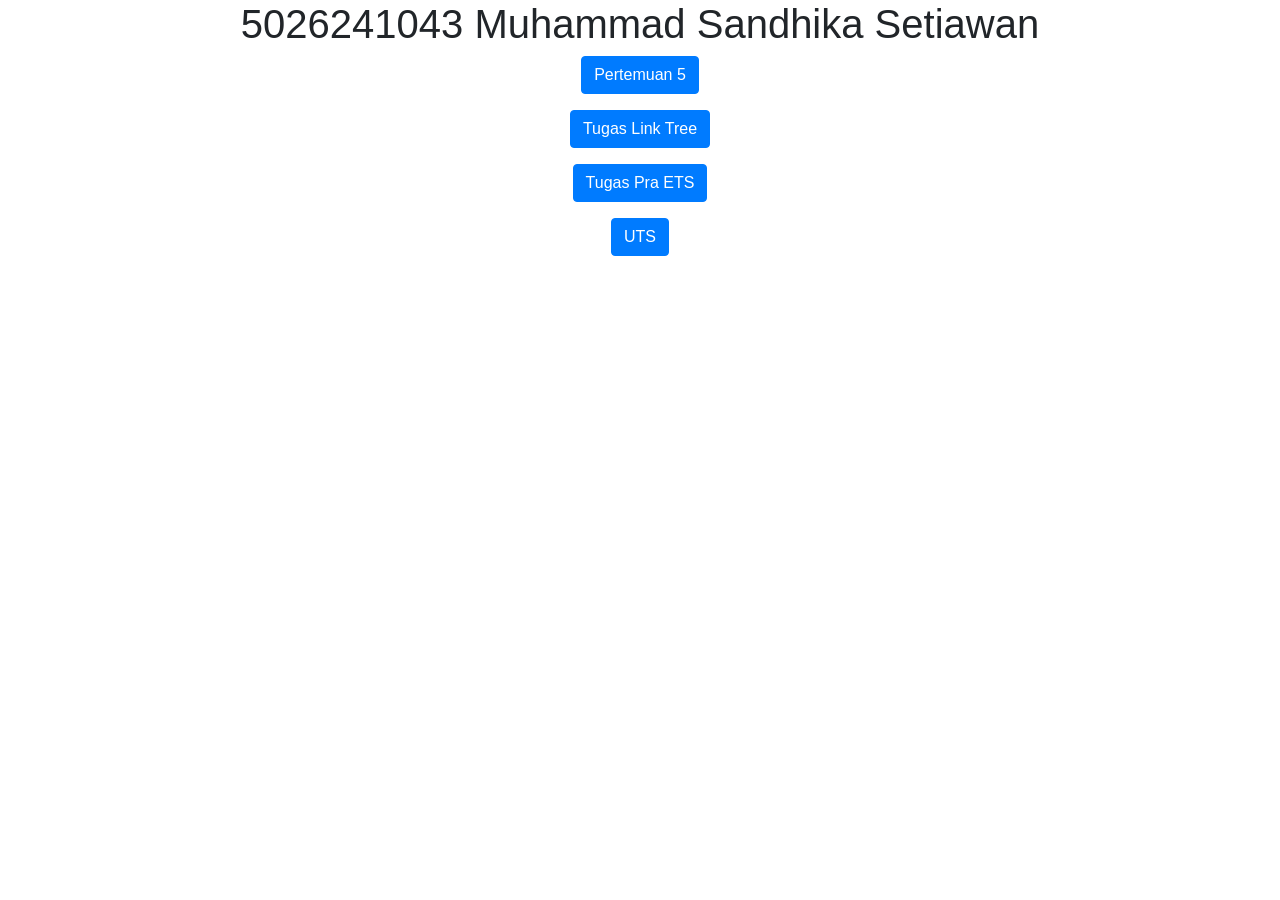
<file: index.html>
<!DOCTYPE html>
<html lang="en">

<head>
    <title>5026241043</title>
    <meta charset="utf-8">
    <meta name="viewport" content="width=device-width, initial-scale=1">
    <link rel="stylesheet" href="https://cdn.jsdelivr.net/npm/bootstrap@4.6.2/dist/css/bootstrap.min.css">
    <script src="https://cdn.jsdelivr.net/npm/jquery@3.7.1/dist/jquery.slim.min.js"></script>
    <script src="https://cdn.jsdelivr.net/npm/popper.js@1.16.1/dist/umd/popper.min.js"></script>
    <script src="https://cdn.jsdelivr.net/npm/bootstrap@4.6.2/dist/js/bootstrap.bundle.min.js"></script>
</head>

<body>
    <div class="container">
        <center>
            <h1>
                5026241043 Muhammad Sandhika Setiawan
            </h1>
            <p>
                <a href="pertemuan5.html" target="_blank" class="btn btn-primary">
                    Pertemuan 5
                </a>
            </p>

            <p>
                <a href="tugaspertemuan5.html" target="_blank" class="btn btn-primary">
                    Tugas Link Tree
                </a>
            </p>

            <p>
                <a href="tugas_ets.html" target="_blank" class="btn btn-primary">
                    Tugas Pra ETS
                </a>
            </p>

            <p>
                <a href="5026241043_muhammad-sandhika-setiawan.html" target="_blank" class="btn btn-primary">
                    UTS
                </a>
            </p>

        </center>
    </div>
</body>

</html>
</file>
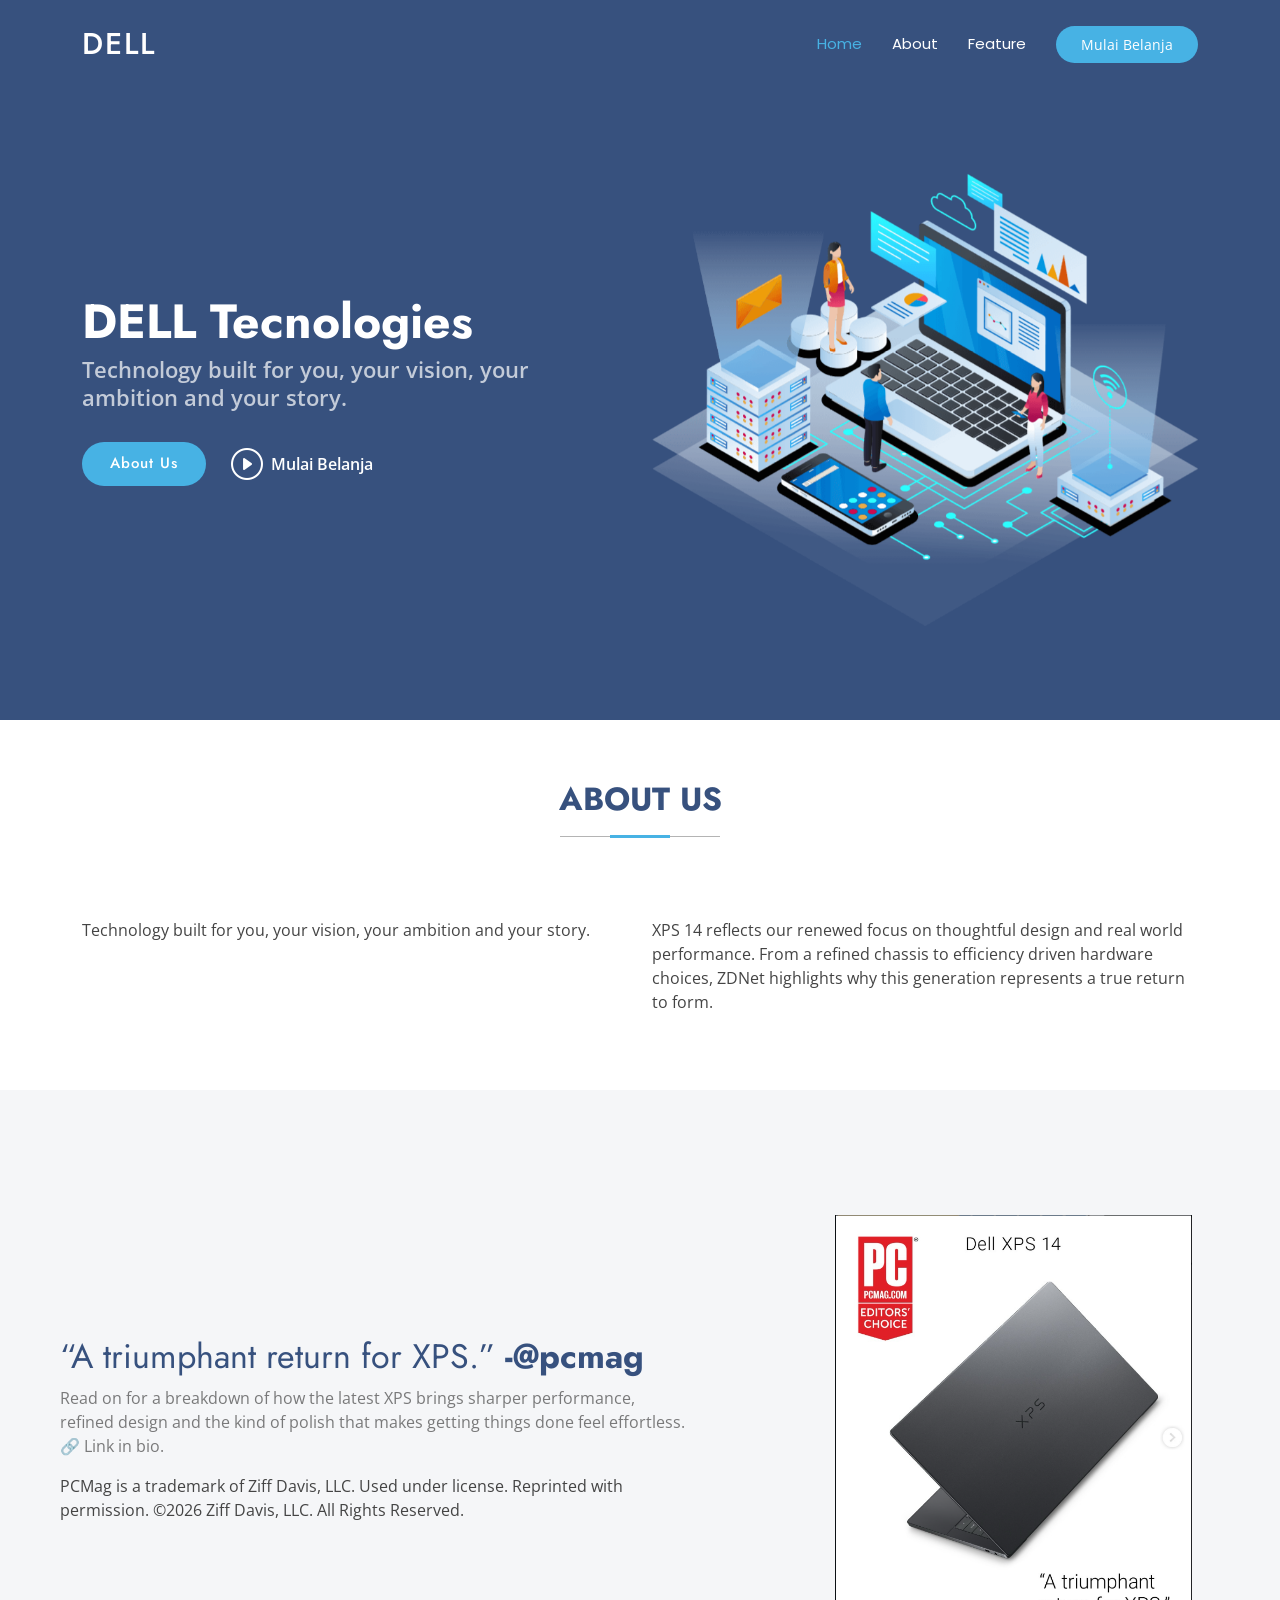
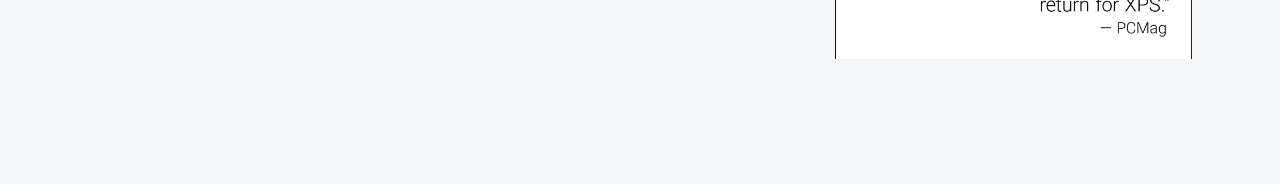
<file: pertemuan5.html>
<!DOCTYPE html>
<html lang="en">

<head>
    <meta charset="utf-8">
    <meta content="width=device-width, initial-scale=1.0" name="viewport">
    <title>DELL</title>
    <meta name="description" content="">
    <meta name="keywords" content="">

    <!-- Favicons -->
    <link href="assets/img/favicon.png" rel="icon">
    <link href="assets/img/apple-touch-icon.png" rel="apple-touch-icon">

    <!-- Fonts -->
    <link href="https://fonts.googleapis.com" rel="preconnect">
    <link href="https://fonts.gstatic.com" rel="preconnect" crossorigin>
    <link
        href="https://fonts.googleapis.com/css2?family=Open+Sans:ital,wght@0,300;0,400;0,500;0,600;0,700;0,800;1,300;1,400;1,500;1,600;1,700;1,800&family=Poppins:ital,wght@0,100;0,200;0,300;0,400;0,500;0,600;0,700;0,800;0,900;1,100;1,200;1,300;1,400;1,500;1,600;1,700;1,800;1,900&family=Jost:ital,wght@0,100;0,200;0,300;0,400;0,500;0,600;0,700;0,800;0,900;1,100;1,200;1,300;1,400;1,500;1,600;1,700;1,800;1,900&display=swap"
        rel="stylesheet">

    <!-- Vendor CSS Files -->
    <link href="assets/vendor/bootstrap/css/bootstrap.min.css" rel="stylesheet">
    <link href="assets/vendor/bootstrap-icons/bootstrap-icons.css" rel="stylesheet">
    <link href="assets/vendor/aos/aos.css" rel="stylesheet">
    <link href="assets/vendor/glightbox/css/glightbox.min.css" rel="stylesheet">
    <link href="assets/vendor/swiper/swiper-bundle.min.css" rel="stylesheet">

    <!-- Main CSS File -->
    <link href="assets/css/main.css" rel="stylesheet">

    <!-- =======================================================
  * Template Name: Arsha
  * Template URL: https://bootstrapmade.com/arsha-free-bootstrap-html-template-corporate/
  * Updated: Feb 22 2025 with Bootstrap v5.3.3
  * Author: BootstrapMade.com
  * License: https://bootstrapmade.com/license/
  ======================================================== -->
</head>

<body class="index-page">
    <header id="header" class="header d-flex align-items-center fixed-top">
        <div class="container-fluid container-xl position-relative d-flex align-items-center">

            <a href="index.html" class="logo d-flex align-items-center me-auto">
                <!-- Uncomment the line below if you also wish to use an image logo -->
                <!-- <img src="assets/img/logo.webp" alt=""> -->
                <h1 class="sitename">DELL</h1>
            </a>

            <nav id="navmenu" class="navmenu">
                <ul>
                    <li><a href="#hero" class="active">Home</a></li>
                    <li><a href="#about">About</a></li>
                    <li><a href="#unggulan">Feature</a></li>
                </ul>
                <i class="mobile-nav-toggle d-xl-none bi bi-list"></i>
            </nav>

            <a class="btn-getstarted" href="#about">Mulai Belanja</a>

        </div>
    </header>

    <main class="main">
        <!-- Hero Section -->
        <section id="hero" class="hero section dark-background">

            <div class="container">
                <div class="row gy-4">
                    <div class="col-lg-6 order-2 order-lg-1 d-flex flex-column justify-content-center"
                        data-aos="zoom-out">
                        <h1>DELL Tecnologies</h1>
                        <p>Technology built for you, your vision, your ambition and your story.</p>
                        <div class="d-flex">
                            <a href="#about" class="btn-get-started">About Us</a>
                            <a href="https://visitstore.bio/dell"
                                class="glightbox btn-watch-video d-flex align-items-center"><i
                                    class="bi bi-play-circle"></i><span>Mulai Belanja</span></a>
                        </div>
                    </div>
                    <div class="col-lg-6 order-1 order-lg-2 hero-img" data-aos="zoom-out" data-aos-delay="200">
                        <img src="assets/img/hero-img.png" class="img-fluid animated" alt="">
                    </div>
                </div>
            </div>

        </section><!-- /Hero Section -->

        <!-- About Section -->
        <section id="about" class="about section">

            <!-- Section Title -->
            <div class="container section-title" data-aos="fade-up">
                <h2>About Us</h2>
            </div><!-- End Section Title -->

            <div class="container">

                <div class="row gy-4">

                    <div class="col-lg-6 content" data-aos="fade-up" data-aos-delay="100">
                        <p>
                            Technology built for you, your vision, your ambition and your story.
                        </p>
                    </div>

                    <div class="col-lg-6" data-aos="fade-up" data-aos-delay="200">
                        <p>XPS 14 reflects our renewed focus on thoughtful design and real world performance. From a
                            refined chassis to efficiency driven hardware choices, ZDNet highlights why this generation
                            represents a true return to form.</p>
                    </div>

                </div>

            </div>

        </section><!-- /About Section -->

        <!-- Unggulan Section -->
        <section id="unggulan" class="section why-us light-background" data-builder="section">

            <div class="container-fluid">

                <div class="row gy-4">

                    <div class="col-lg-7 d-flex flex-column justify-content-center order-2 order-lg-1">

                        <div class="content px-xl-5" data-aos="fade-up" data-aos-delay="100">
                            <h3><span>“A triumphant return for XPS.” </span><strong>-@pcmag</strong></h3>
                            <p>
                                Read on for a breakdown of how the latest XPS brings sharper performance, refined design
                                and the kind of polish that makes getting things done feel effortless. 🔗 Link in bio.
                                <br>
                                <p></p>
                                PCMag is a trademark of Ziff Davis, LLC. Used under license. Reprinted with permission.
                                ©️2026 Ziff Davis, LLC. All Rights Reserved.
                            </p>
                        </div>

                    </div>

                    <div class="col-lg-5 order-1 order-lg-2 why-us-img">
                        <img src="assets/img/dellxps.png" class="img-fluid" alt="" data-aos="zoom-in"
                            data-aos-delay="100">
                    </div>
                </div>

            </div>

        </section><!-- /Unggulan Section -->
    </main>

    <!-- Scroll Top -->
    <a href="#" id="scroll-top" class="scroll-top d-flex align-items-center justify-content-center"><i
            class="bi bi-arrow-up-short"></i></a>

    <!-- Preloader -->
    <div id="preloader"></div>

    <!-- Vendor JS Files -->
    <script src="assets/vendor/bootstrap/js/bootstrap.bundle.min.js"></script>
    <script src="assets/vendor/php-email-form/validate.js"></script>
    <script src="assets/vendor/aos/aos.js"></script>
    <script src="assets/vendor/glightbox/js/glightbox.min.js"></script>
    <script src="assets/vendor/swiper/swiper-bundle.min.js"></script>
    <script src="assets/vendor/waypoints/noframework.waypoints.js"></script>
    <script src="assets/vendor/imagesloaded/imagesloaded.pkgd.min.js"></script>
    <script src="assets/vendor/isotope-layout/isotope.pkgd.min.js"></script>

    <!-- Main JS File -->
    <script src="assets/js/main.js"></script>
</body>

</html>
</file>
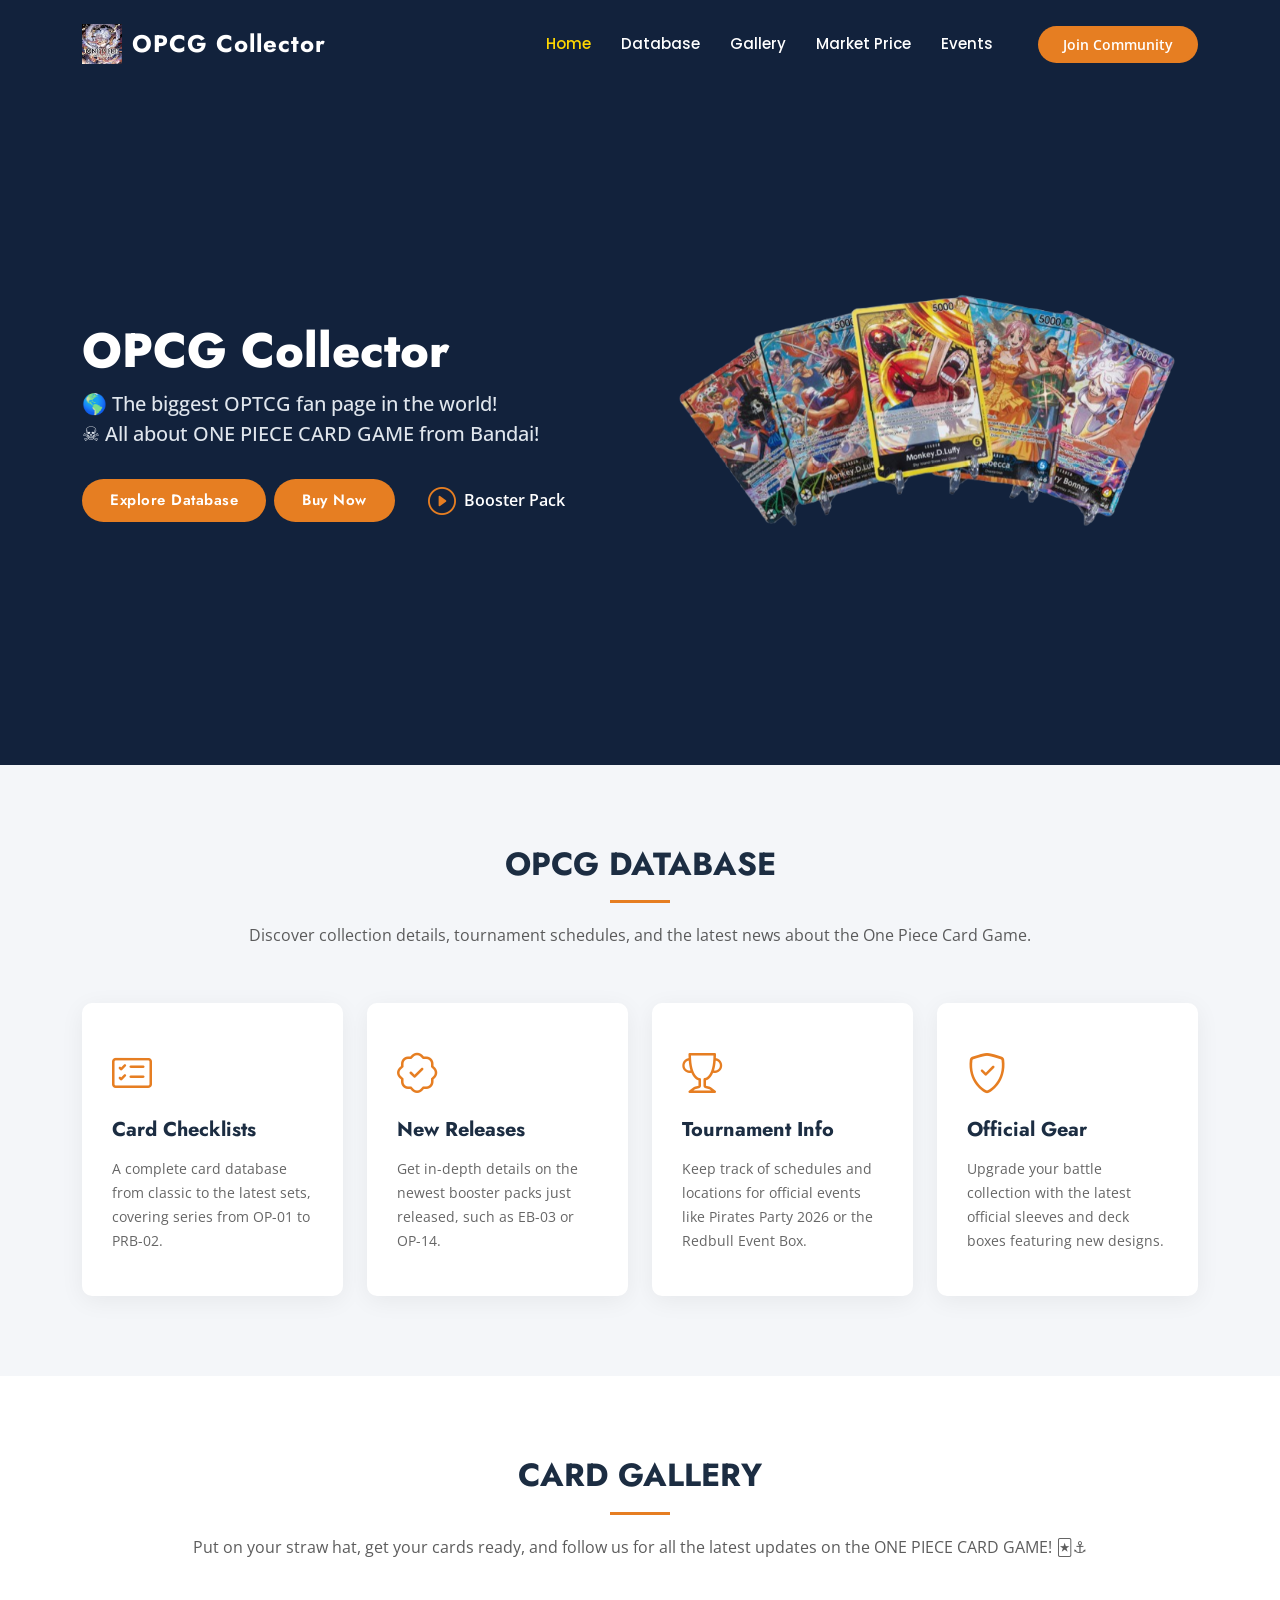
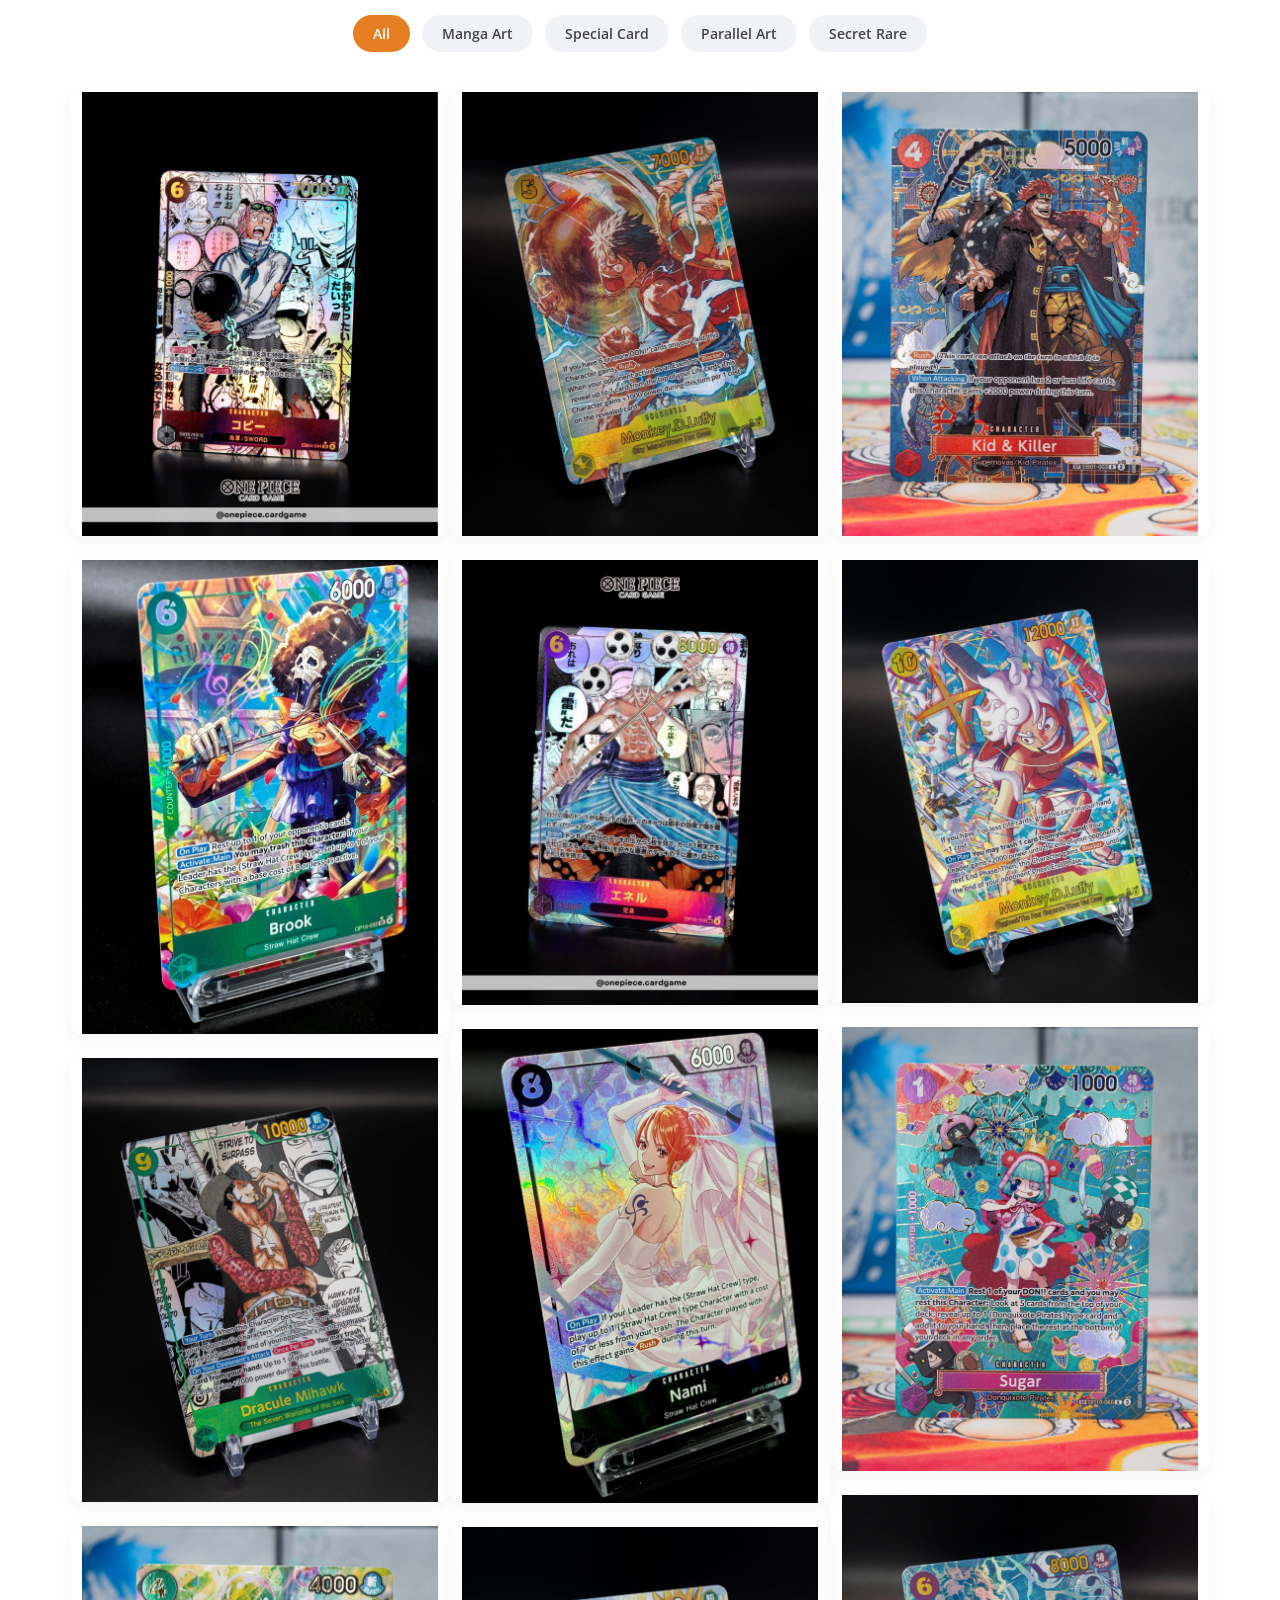
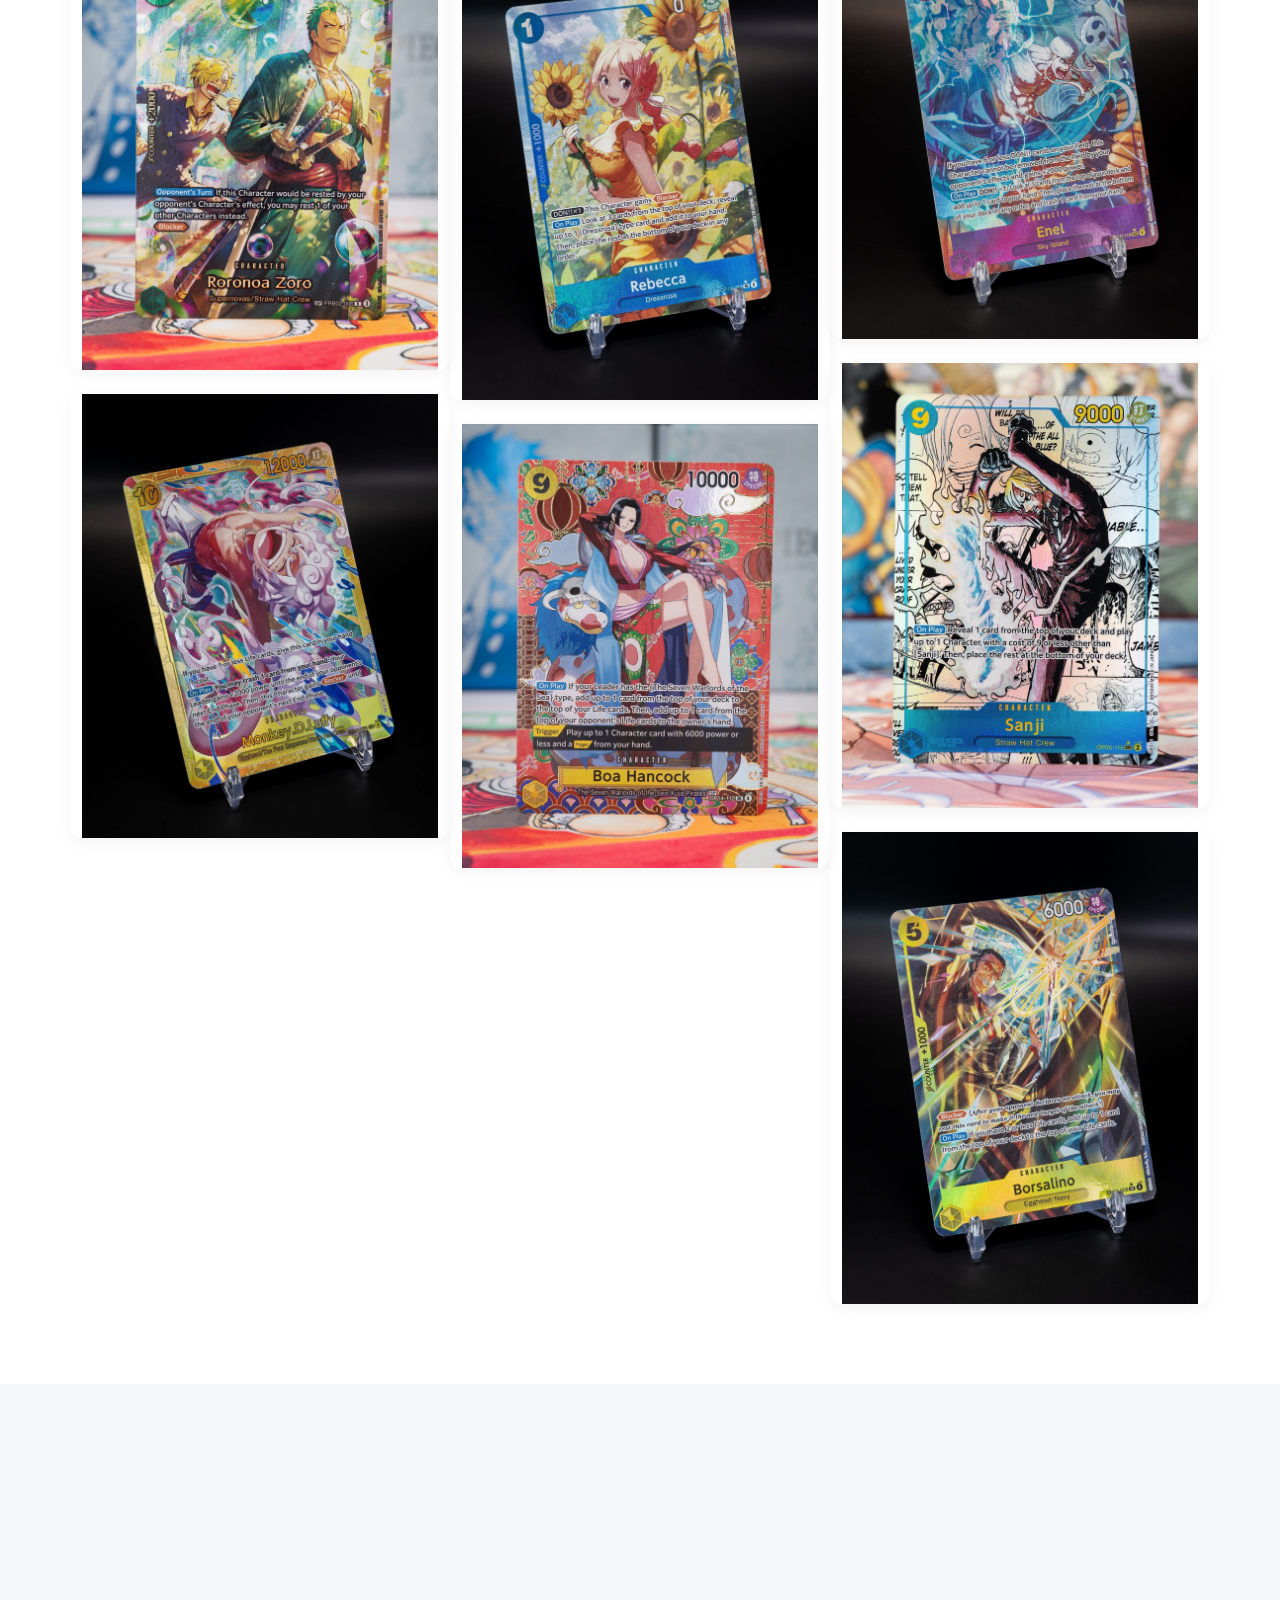
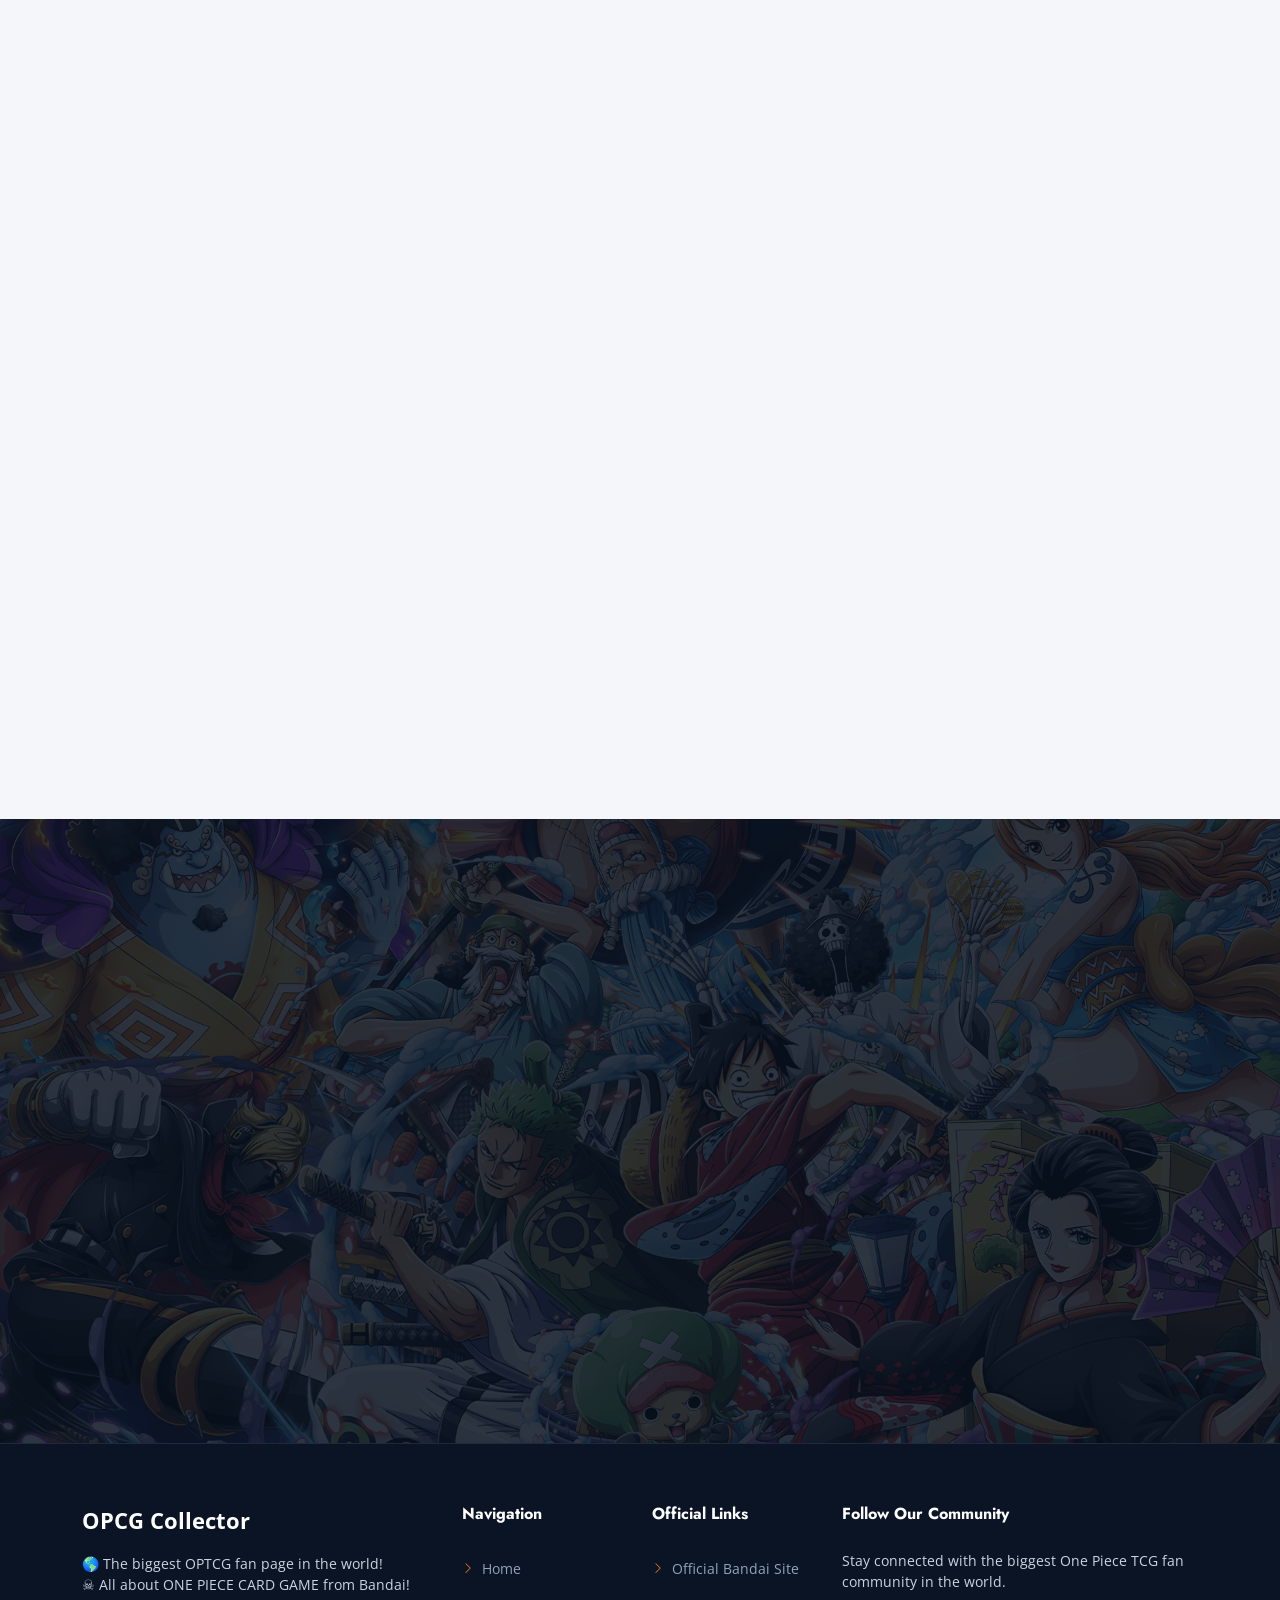
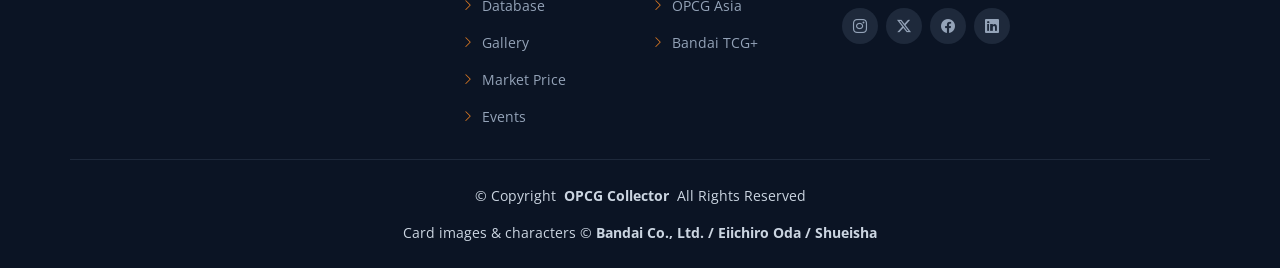
<file: tugas_ets.html>
<!DOCTYPE html>
<html lang="en">

<head>
  <meta charset="utf-8">
  <meta content="width=device-width, initial-scale=1.0" name="viewport">
  <title>TCG - ONE PIECE</title>
  <meta name="description" content="">
  <meta name="keywords" content="">

  <!-- Favicons -->
  <link href="assets/img/pra-ets/logo-tcg.jpg" rel="icon">
  <link href="assets/img/apple-touch-icon.png" rel="apple-touch-icon">

  <!-- Fonts -->
  <link href="https://fonts.googleapis.com" rel="preconnect">
  <link href="https://fonts.gstatic.com" rel="preconnect" crossorigin>
  <link
    href="https://fonts.googleapis.com/css2?family=Open+Sans:ital,wght@0,300;0,400;0,500;0,600;0,700;0,800;1,300;1,400;1,500;1,600;1,700;1,800&family=Poppins:ital,wght@0,100;0,200;0,300;0,400;0,500;0,600;0,700;0,800;0,900;1,100;1,200;1,300;1,400;1,500;1,600;1,700;1,800;1,900&family=Jost:ital,wght@0,100;0,200;0,300;0,400;0,500;0,600;0,700;0,800;0,900;1,100;1,200;1,300;1,400;1,500;1,600;1,700;1,800;1,900&display=swap"
    rel="stylesheet">

  <!-- Vendor CSS Files -->
  <link href="assets/vendor/bootstrap/css/bootstrap.min.css" rel="stylesheet">
  <link href="assets/vendor/bootstrap-icons/bootstrap-icons.css" rel="stylesheet">
  <link href="assets/vendor/aos/aos.css" rel="stylesheet">
  <link href="assets/vendor/glightbox/css/glightbox.min.css" rel="stylesheet">
  <link href="assets/vendor/swiper/swiper-bundle.min.css" rel="stylesheet">

  <!-- Main CSS File -->
  <link href="assets/css/main-pra-ets.css" rel="stylesheet">

  <!-- =======================================================
  * Template Name: Arsha
  * Template URL: https://bootstrapmade.com/arsha-free-bootstrap-html-template-corporate/
  * Updated: Feb 22 2025 with Bootstrap v5.3.3
  * Author: BootstrapMade.com
  * License: https://bootstrapmade.com/license/
  ======================================================== -->
</head>

<body class="index-page">
  <header id="header" class="header d-flex align-items-center fixed-top">
    <div class="container-fluid container-xl position-relative d-flex align-items-center">

      <a href="index.html" class="logo d-flex align-items-center me-auto">
        <!-- Uncomment the line below if you also wish to use an image logo -->
        <img src="assets/img/pra-ets/logo-tcg.webp" alt="">
        <h1 class="sitename">OPCG Collector</h1>
      </a>

      <nav id="navmenu" class="navmenu">
        <ul>
          <li><a href="#home" class="active">Home</a></li>
          <li><a href="#sets">Database</a></li>
          <li><a href="#galeri">Gallery</a></li>
          <li><a href="#market" class="active">Market Price</a></li>
          <li><a href="#event">Events</a></li>
        </ul>
        <i class="mobile-nav-toggle d-xl-none bi bi-list"></i>
      </nav>

      <a class="btn-getstarted" href="https://www.fetchtcg.com/" target="_blank">Join Community</a>

    </div>
  </header>

  <main class="main">
    <!-- Hero Section -->
    <section id="home" class="hero section dark-background">

      <div class="container">
        <div class="row gy-4">
          <div class="col-lg-6 order-2 order-lg-1 d-flex flex-column justify-content-center" data-aos="zoom-out">
            <h1>OPCG Collector</h1>
            <p>🌎 The biggest OPTCG fan page in the world!
              <br>☠️ All about ONE PIECE CARD GAME from Bandai!
            </p>
            <div class="d-flex">
              <a href="#sets" class="btn-get-started">Explore Database</a>
              &ensp;
              <a href="https://metafy.gg/@angelot_op/guides?utm_source=ig&utm_medium=social&utm_content=link_in_bio"
                target="_blank" class="btn-get-started"></i><span>Buy Now</span></a>
              &ensp;
              <a href="assets/img/pra-ets/home/video-booster.mp4"
                class="glightbox btn-watch-video d-flex align-items-center">
                <i class="bi bi-play-circle"></i><span>Booster Pack</span>
              </a>
            </div>
          </div>
          <div class="col-lg-6 order-1 order-lg-2 hero-img" data-aos="zoom-out" data-aos-delay="200">
            <img src="assets/img/pra-ets/home/home-page.png" class="img-fluid animated" alt=""
              style="margin-top: -50px;">
          </div>
        </div>
      </div>

    </section><!-- /Hero Section -->

    <!-- Services Section -->
    <section id="sets" class="services section light-background">

      <!-- Section Title -->
      <div class="container section-title" data-aos="fade-up">
        <h2>OPCG Database</h2>
        <p>Discover collection details, tournament schedules, and the latest news about the One Piece Card Game.</p>
      </div><!-- End Section Title -->

      <div class="container">

        <div class="row gy-4">

          <!-- Box 1: Card Checklists -->
          <div class="col-xl-3 col-md-6 d-flex" data-aos="fade-up" data-aos-delay="100">
            <div class="service-item position-relative">
              <div class="icon"><i class="bi bi-card-checklist icon"></i></div>
              <h4><a href="#portfolio" class="stretched-link">Card Checklists</a></h4>
              <p>A complete card database from classic to the latest sets, covering series from OP-01 to PRB-02.</p>
            </div>
          </div><!-- End Service Item -->

          <!-- Box 2: New Releases -->
          <div class="col-xl-3 col-md-6 d-flex" data-aos="fade-up" data-aos-delay="200">
            <div class="service-item position-relative">
              <div class="icon"><i class="bi bi-patch-check icon"></i></div>
              <h4><a href="" class="stretched-link">New Releases</a></h4>
              <p>Get in-depth details on the newest booster packs just released, such as EB-03 or OP-14.</p>
            </div>
          </div><!-- End Service Item -->

          <!-- Box 3: Tournament Info -->
          <div class="col-xl-3 col-md-6 d-flex" data-aos="fade-up" data-aos-delay="300">
            <div class="service-item position-relative">
              <div class="icon"><i class="bi bi-trophy icon"></i></div>
              <h4><a href="" class="stretched-link">Tournament Info</a></h4>
              <p>Keep track of schedules and locations for official events like Pirates Party 2026 or the Redbull Event
                Box.</p>
            </div>
          </div><!-- End Service Item -->

          <!-- Box 4: Accessories -->
          <div class="col-xl-3 col-md-6 d-flex" data-aos="fade-up" data-aos-delay="400">
            <div class="service-item position-relative">
              <div class="icon"><i class="bi bi-shield-check icon"></i></div>
              <h4><a href="" class="stretched-link">Official Gear</a></h4>
              <p>Upgrade your battle collection with the latest official sleeves and deck boxes featuring new designs.
              </p>
            </div>
          </div><!-- End Service Item -->

        </div>

      </div>

    </section><!-- /Services Section -->

    <!-- Portfolio Section -->
    <section id="galeri" class="portfolio section">

      <!-- Section Title -->
      <div class="container section-title" data-aos="fade-up">
        <h2>Card Gallery</h2>
        <p>Put on your straw hat, get your cards ready, and follow us for all the latest updates on the ONE PIECE CARD
          GAME! 🃏⚓️</p>
      </div><!-- End Section Title -->

      <div class="container">

        <div class="isotope-layout" data-default-filter="*" data-layout="masonry" data-sort="original-order">

          <ul class="portfolio-filters isotope-filters" data-aos="fade-up" data-aos-delay="100">
            <li data-filter="*" class="filter-active">All</li>
            <li data-filter=".filter-manga">Manga Art</li>
            <li data-filter=".filter-special">Special Card</li>
            <li data-filter=".filter-parallel">Parallel Art</li>
            <li data-filter=".filter-secret">Secret Rare</li>
          </ul><!-- End Portfolio Filters -->

          <div class="row gy-4 isotope-container" data-aos="fade-up" data-aos-delay="200">

            <div class="col-lg-4 col-md-6 portfolio-item isotope-item filter-manga">
              <img src="assets/img/pra-ets/gallery/m-1.jpg" class="img-fluid" alt="">
              <div class="portfolio-info">
                <h4>Manga Art</h4>
                <p>Koby</p>
                <p>Navy/SWORD</p>
                <a href="assets/img/pra-ets/gallery/m-1.jpg" title="Manga Art" data-gallery="portfolio-gallery-app"
                  class="glightbox preview-link"><i class="bi bi-zoom-in"></i></a>
              </div>
            </div><!-- End Portfolio Item -->

            <div class="col-lg-4 col-md-6 portfolio-item isotope-item filter-secret">
              <img src="assets/img/pra-ets/gallery/sc-1.jpg" class="img-fluid" alt="">
              <div class="portfolio-info">
                <h4>Secret Rare</h4>
                <p>Monkey D. Luffy</p>
                <p>Sky Island/Straw Hat Crew</p>
                <a href="assets/img/pra-ets/gallery/sc-1.jpg" title="Secret Rare" data-gallery="portfolio-gallery-app"
                  class="glightbox preview-link"><i class="bi bi-zoom-in"></i></a>
              </div>
            </div><!-- End Portfolio Item -->

            <div class="col-lg-4 col-md-6 portfolio-item isotope-item filter-special">
              <img src="assets/img/pra-ets/gallery/sp-1.jpg" class="img-fluid" alt="">
              <div class="portfolio-info">
                <h4>Special Card</h4>
                <p>Kid & Killer</p>
                <p>Supernovas/Kid Pirates</p>
                <a href="assets/img/pra-ets/gallery/sp-1.jpg" title="Special Card"
                  data-gallery="portfolio-gallery-product" class="glightbox preview-link"><i
                    class="bi bi-zoom-in"></i></a>
              </div>
            </div><!-- End Portfolio Item -->

            <div class="col-lg-4 col-md-6 portfolio-item isotope-item filter-parallel">
              <img src="assets/img/pra-ets/gallery/p-1.jpg" class="img-fluid" alt="">
              <div class="portfolio-info">
                <h4>Parallel Art</h4>
                <p>Brook</p>
                <p>Straw Hat Crew</p>
                <a href="assets/img/pra-ets/gallery/p-1.jpg" title="Parallel Art"
                  data-gallery="portfolio-gallery-branding" class="glightbox preview-link"><i
                    class="bi bi-zoom-in"></i></a>
              </div>
            </div><!-- End Portfolio Item -->

            <!-- 1 -->

            <div class="col-lg-4 col-md-6 portfolio-item isotope-item filter-manga">
              <img src="assets/img/pra-ets/gallery/m-2.jpg" class="img-fluid" alt="">
              <div class="portfolio-info">
                <h4>Manga Art</h4>
                <p>Enel</p>
                <p>Sky Island</p>
                <a href="assets/img/pra-ets/gallery/m-2.jpg" title="Manga Art" data-gallery="portfolio-gallery-app"
                  class="glightbox preview-link"><i class="bi bi-zoom-in"></i></a>
              </div>
            </div><!-- End Portfolio Item -->

            <div class="col-lg-4 col-md-6 portfolio-item isotope-item filter-secret">
              <img src="assets/img/pra-ets/gallery/sc-2.jpg" class="img-fluid" alt="">
              <div class="portfolio-info">
                <h4>Secret Rare</h4>
                <p>Monkey D. Luffy</p>
                <p>Egghead/The Four Emperors/Straw Hat Crew</p>
                <a href="assets/img/pra-ets/gallery/sc-2.jpg" title="Secret Rare" data-gallery="portfolio-gallery-app"
                  class="glightbox preview-link"><i class="bi bi-zoom-in"></i></a>
              </div>
            </div><!-- End Portfolio Item -->

            <div class="col-lg-4 col-md-6 portfolio-item isotope-item filter-special">
              <img src="assets/img/pra-ets/gallery/sp-2.jpg" class="img-fluid" alt="">
              <div class="portfolio-info">
                <h4>Special Card</h4>
                <p>Sugas</p>
                <p>Donquixote Pirates</p>
                <a href="assets/img/pra-ets/gallery/sp-2.jpg" title="Special Card"
                  data-gallery="portfolio-gallery-product" class="glightbox preview-link"><i
                    class="bi bi-zoom-in"></i></a>
              </div>
            </div><!-- End Portfolio Item -->

            <div class="col-lg-4 col-md-6 portfolio-item isotope-item filter-parallel">
              <img src="assets/img/pra-ets/gallery/p-2.jpg" class="img-fluid" alt="">
              <div class="portfolio-info">
                <h4>Parallel Art</h4>
                <p>Nami</p>
                <p>Straw Hat Crew</p>
                <a href="assets/img/pra-ets/gallery/p-2.jpg" title="Parallel Art"
                  data-gallery="portfolio-gallery-branding" class="glightbox preview-link"><i
                    class="bi bi-zoom-in"></i></a>
              </div>
            </div><!-- End Portfolio Item -->

            <!-- 2 -->

            <div class="col-lg-4 col-md-6 portfolio-item isotope-item filter-manga">
              <img src="assets/img/pra-ets/gallery/m-3.jpg" class="img-fluid" alt="">
              <div class="portfolio-info">
                <h4>Manga Art</h4>
                <p>Dracule Mihawk</p>
                <p>The Seven Warlords of the Sea</p>
                <a href="assets/img/pra-ets/gallery/m-3.jpg" title="Manga Art" data-gallery="portfolio-gallery-app"
                  class="glightbox preview-link"><i class="bi bi-zoom-in"></i></a>
              </div>
            </div><!-- End Portfolio Item -->

            <div class="col-lg-4 col-md-6 portfolio-item isotope-item filter-secret">
              <img src="assets/img/pra-ets/gallery/sc-3.jpg" class="img-fluid" alt="">
              <div class="portfolio-info">
                <h4>Secret Rare</h4>
                <p>Enel</p>
                <p>Sky Island</p>
                <a href="assets/img/pra-ets/gallery/sc-3.jpg" title="Secret Rare" data-gallery="portfolio-gallery-app"
                  class="glightbox preview-link"><i class="bi bi-zoom-in"></i></a>
              </div>
            </div><!-- End Portfolio Item -->

            <div class="col-lg-4 col-md-6 portfolio-item isotope-item filter-special">
              <img src="assets/img/pra-ets/gallery/sp-3.jpg" class="img-fluid" alt="">
              <div class="portfolio-info">
                <h4>Special Card</h4>
                <p>Roronoa Zoro</p>
                <p>Supernovas/Straw Hat Crew </p>
                <a href="assets/img/pra-ets/gallery/sp-3.jpg" title="Special Card"
                  data-gallery="portfolio-gallery-product" class="glightbox preview-link"><i
                    class="bi bi-zoom-in"></i></a>
              </div>
            </div><!-- End Portfolio Item -->

            <div class="col-lg-4 col-md-6 portfolio-item isotope-item filter-parallel">
              <img src="assets/img/pra-ets/gallery/p-3.jpg" class="img-fluid" alt="">
              <div class="portfolio-info">
                <h4>Parallel Art</h4>
                <p>Rebecca</p>
                <p>Dressrosa</p>
                <a href="assets/img/pra-ets/gallery/p-3.jpg" title="Parallel Art"
                  data-gallery="portfolio-gallery-branding" class="glightbox preview-link"><i
                    class="bi bi-zoom-in"></i></a>
              </div>
            </div><!-- End Portfolio Item -->

            <!-- 3 -->

            <div class="col-lg-4 col-md-6 portfolio-item isotope-item filter-manga">
              <img src="assets/img/pra-ets/gallery/m-4.jpg" class="img-fluid" alt="">
              <div class="portfolio-info">
                <h4>Manga Art</h4>
                <p>Sanji</p>
                <p>Straw Hat Crew</p>
                <a href="assets/img/pra-ets/gallery/m-4.jpg " title="Manga Art" data-gallery="portfolio-gallery-app"
                  class="glightbox preview-link"><i class="bi bi-zoom-in"></i></a>
              </div>
            </div><!-- End Portfolio Item -->

            <div class="col-lg-4 col-md-6 portfolio-item isotope-item filter-secret">
              <img src="assets/img/pra-ets/gallery/sc-4.jpg" class="img-fluid" alt="">
              <div class="portfolio-info">
                <h4>Secret Rare</h4>
                <p>Monkey D. Luffy</p>
                <p>Egghead/The Four Emperors/Straw Hat Crew</p>
                <a href="assets/img/pra-ets/gallery/sc-4.jpg" title="Secret Rare" data-gallery="portfolio-gallery-app"
                  class="glightbox preview-link"><i class="bi bi-zoom-in"></i></a>
              </div>
            </div><!-- End Portfolio Item -->

            <div class="col-lg-4 col-md-6 portfolio-item isotope-item filter-special">
              <img src="assets/img/pra-ets/gallery/sp-4.jpg" class="img-fluid" alt="">
              <div class="portfolio-info">
                <h4>Special Card</h4>
                <p>Boa Hancock</p>
                <p>The Seven Warlords of the Sea/Kuja Pirates</p>
                <a href="assets/img/pra-ets/gallery/sp-4.jpg" title="Special Card"
                  data-gallery="portfolio-gallery-product" class="glightbox preview-link"><i
                    class="bi bi-zoom-in"></i></a>
              </div>
            </div><!-- End Portfolio Item -->

            <div class="col-lg-4 col-md-6 portfolio-item isotope-item filter-parallel">
              <img src="assets/img/pra-ets/gallery/p-4.jpg" class="img-fluid" alt="">
              <div class="portfolio-info">
                <h4>Parallel Art</h4>
                <p>Borsalino</p>
                <p>Egghead/Navy</p>
                <a href="assets/img/pra-ets/gallery/p-4.jpg" title="Parallel Art"
                  data-gallery="portfolio-gallery-branding" class="glightbox preview-link"><i
                    class="bi bi-zoom-in"></i></a>
              </div>
            </div><!-- End Portfolio Item -->

            <!-- 4 -->

          </div><!-- End Portfolio Container -->

        </div>

      </div>

    </section><!-- /Portfolio Section -->

    <!-- Market Price Section -->
<section id="market" class="pricing section light-background">

  <!-- Section Title -->
  <div class="container section-title" data-aos="fade-up">
    <h2>Top 3 Most Wanted Cards</h2>
    <p>Real-time average market value for the most elusive cards in the Adventure on Kami's Island (OP15-EB04) set.</p>
  </div><!-- End Section Title -->

  <div class="container">

    <div class="row gy-4">

      <!-- Rank 2: Koby (Manga) -->
      <div class="col-lg-4" data-aos="zoom-in" data-aos-delay="100">
        <div class="pricing-item">
          <h3>Rank #2</h3>
          <!-- Gambar Kartu Peringkat 2 -->
          <div class="text-center mb-3">
            <img src="assets/img/pra-ets/price/h-2.jpg" alt="Koby Manga Art" class="img-fluid" style="max-height: 250px; border-radius: 10px;">
          </div>
          <h4><span>$</span>763.33</h4>
          <ul>
            <li><strong>Koby (EB04-044)</strong></li>
            <li><i class="bi bi-star-fill"></i> <span>Rarity: Manga Art (SR)</span></li>
            <li><i class="bi bi-info-circle"></i> <span>Type: Character / Navy SWORD</span></li>
            <li><i class="bi bi-lightning-charge"></i> <span>Power: 7000 / Cost: 6</span></li>
          </ul>
          <a href="https://www.tcgplayer.com/search/one-piece-card-game/adventure-on-kamis-island?view=grid&productLineName=one-piece-card-game&setName=adventure-on-kamis-island" class="buy-btn">Check Live Price</a>
        </div>
      </div><!-- End Pricing Item -->

      <!-- Rank 1: Enel (Manga) - Highlighted -->
      <div class="col-lg-4" data-aos="zoom-in" data-aos-delay="200">
        <div class="pricing-item featured">
          <h3>Rank #1</h3>
          <!-- Gambar Kartu Peringkat 1 -->
          <div class="text-center mb-3">
            <img src="assets/img/pra-ets/price/h-1.jpg" alt="Enel Manga Art" class="img-fluid" style="max-height: 280px; border-radius: 10px; box-shadow: 0px 0px 20px rgba(255, 215, 0, 0.5);">
          </div>
          <h4><span>$</span>1,150.74</h4>
          <ul>
            <li><strong>Enel (OP15-118)</strong></li>
            <li><i class="bi bi-star-fill"></i> <span>Rarity: Manga Art (SEC)</span></li>
            <li><i class="bi bi-info-circle"></i> <span>Type: Character / Sky Island</span></li>
            <li><i class="bi bi-lightning-charge"></i> <span>Power: 8000 / Cost: 6</span></li>
          </ul>
          <a href="https://www.tcgplayer.com/search/one-piece-card-game/adventure-on-kamis-island?view=grid&productLineName=one-piece-card-game&setName=adventure-on-kamis-island" class="buy-btn">Check Live Price</a>
        </div>
      </div><!-- End Pricing Item -->

      <!-- Rank 3: Zeus (SP) -->
      <div class="col-lg-4" data-aos="zoom-in" data-aos-delay="300">
        <div class="pricing-item">
          <h3>Rank #3</h3>
          <!-- Gambar Kartu Peringkat 3 -->
          <div class="text-center mb-3">
            <img src="assets/img/pra-ets/price/h-3.jpg" alt="Zeus Special Card" class="img-fluid" style="max-height: 250px; border-radius: 10px;">
          </div>
          <h4><span>$</span>378.74</h4>
          <ul>
            <li><strong>Zeus (OP11-106)</strong></li>
            <li><i class="bi bi-star-fill"></i> <span>Rarity: Special Card (SP)</span></li>
            <li><i class="bi bi-info-circle"></i> <span>Type: Character / Big Mom Pirates</span></li>
            <li><i class="bi bi-lightning-charge"></i> <span>Power: 2000 / Cost: 2</span></li>
          </ul>
          <a href="https://www.tcgplayer.com/search/one-piece-card-game/adventure-on-kamis-island?view=grid&productLineName=one-piece-card-game&setName=adventure-on-kamis-island" class="buy-btn">Check Live Price</a>
        </div>
      </div><!-- End Pricing Item -->

    </div>

  </div>

</section><!-- End Market Price Section -->

    <!-- Call To Action Section -->
    <section id="event" class="call-to-action section dark-background">

      <img src="assets/img/pra-ets/cta/cta-background.png" alt="">

      <div class="container">

        <div class="row" data-aos="zoom-in" data-aos-delay="100">
          <div class="col-xl-9 text-center text-xl-start">
            <h3>Pirates Party 2026 Vol. 1</h3>
            <p>🏴‍☠️ The Pirates Party is back.
              <br>Pirates Party 2026 Vol.1 is here, designed for a more casual and friendly way to play the One Piece
              Card Game.
              <br>
              <br>🗓 May 1 to June 30, 2026
              <br>📍 Join at participating TCG+ stores
              <br>
              <br>Perfect for beginners and new players, with multiple formats to enjoy the game your way.
              <br>
              <br>🎁 Participation
              <br>P119 Portgas D Ace
              <br>Welcome Pack 2026 Vol.1
              <br>
              <br>Play, learn and share the game with your fellow nakama in a relaxed environment.

              💬 Who are you bringing to your first Pirates Party?
            </p>
          </div>
          <div class="col-xl-3 cta-btn-container text-center d-flex align-items-center justify-content-center">
            <a class="cta-btn" href="#">Register Now on TCG+</a>
          </div>
        </div>

      </div>

    </section><!-- /Call To Action Section -->


  </main>

  <footer id="footer" class="footer">
    <div class="container footer-top">
      <div class="row gy-4">
        <div class="col-lg-4 col-md-6 footer-about">
          <a href="index.html" class="d-flex align-items-center">
            <span class="sitename">OPCG Collector</span>
          </a>
          <div class="footer-contact pt-3">
            <p>🌎 The biggest OPTCG fan page in the world!
              <br>☠️ All about ONE PIECE CARD GAME from Bandai!
            </p>
          </div>
        </div>

        <div class="col-lg-2 col-md-3 footer-links">
          <h4>Navigation</h4>
          <ul>
            <li><i class="bi bi-chevron-right"></i> <a href="#home">Home</a></li>
            <li><i class="bi bi-chevron-right"></i> <a href="#sets">Database</a></li>
            <li><i class="bi bi-chevron-right"></i> <a href="#galeri">Gallery</a></li>
            <li><i class="bi bi-chevron-right"></i> <a href="#market">Market Price</a></li>
            <li><i class="bi bi-chevron-right"></i> <a href="#event">Events</a></li>
          </ul>
        </div>

        <div class="col-lg-2 col-md-3 footer-links">
          <h4>Official Links</h4>
          <ul>
            <li><i class="bi bi-chevron-right"></i> <a href="https://en.onepiece-cardgame.com/" target="_blank">Official
                Bandai Site</a></li>
            <li><i class="bi bi-chevron-right"></i> <a href="https://asia-en.onepiece-cardgame.com/"
                target="_blank">OPCG Asia</a></li>
            <li><i class="bi bi-chevron-right"></i> <a href="https://www.bandai-tcg-plus.com/" target="_blank">Bandai
                TCG+</a></li>
          </ul>
        </div>

        <div class="col-lg-4 col-md-12">
          <h4>Follow Our Community</h4>
          <p>Stay connected with the biggest One Piece TCG fan community in the world.</p>
          <div class="social-links d-flex">
            <a href="https://www.instagram.com/onepiece.cardgame/" target="_blank"><i class="bi bi-instagram"></i></a>
            <a href="#"><i class="bi bi-twitter-x"></i></a>
            <a href="#"><i class="bi bi-facebook"></i></a>
            <a href="#"><i class="bi bi-linkedin"></i></a>
          </div>
        </div>

      </div>
    </div>

    <div class="container copyright text-center mt-4">
      <p>© <span>Copyright</span> <strong class="px-1 sitename">OPCG Collector</strong> <span>All Rights Reserved</span>
      </p>
      <div class="credits">
        Card images & characters © <strong>Bandai Co., Ltd. / Eiichiro Oda / Shueisha</strong><br>
      </div>
    </div>

  </footer>

  <!-- Scroll Top -->
  <a href="#" id="scroll-top" class="scroll-top d-flex align-items-center justify-content-center"><i
      class="bi bi-arrow-up-short"></i></a>

  <!-- Preloader -->
  <div id="preloader"></div>

  <!-- Vendor JS Files -->
  <script src="assets/vendor/bootstrap/js/bootstrap.bundle.min.js"></script>
  <script src="assets/vendor/php-email-form/validate.js"></script>
  <script src="assets/vendor/aos/aos.js"></script>
  <script src="assets/vendor/glightbox/js/glightbox.min.js"></script>
  <script src="assets/vendor/swiper/swiper-bundle.min.js"></script>
  <script src="assets/vendor/waypoints/noframework.waypoints.js"></script>
  <script src="assets/vendor/imagesloaded/imagesloaded.pkgd.min.js"></script>
  <script src="assets/vendor/isotope-layout/isotope.pkgd.min.js"></script>

  <!-- Main JS File -->
  <script src="assets/js/main.js"></script>
</body>

</html>
</file>
<file: assets/css/main.css>
/**
* Template Name: Arsha
* Template URL: https://bootstrapmade.com/arsha-free-bootstrap-html-template-corporate/
* Updated: Feb 22 2025 with Bootstrap v5.3.3
* Author: BootstrapMade.com
* License: https://bootstrapmade.com/license/
*/

/*--------------------------------------------------------------
# Font & Color Variables
# Help: https://bootstrapmade.com/color-system/
--------------------------------------------------------------*/
/* Fonts */
:root {
  --default-font: "Open Sans",  system-ui, -apple-system, "Segoe UI", Roboto, "Helvetica Neue", Arial, "Noto Sans", "Liberation Sans", sans-serif, "Apple Color Emoji", "Segoe UI Emoji", "Segoe UI Symbol", "Noto Color Emoji";
  --heading-font: "Jost",  sans-serif;
  --nav-font: "Poppins",  sans-serif;
}

/* Global Colors - The following color variables are used throughout the website. Updating them here will change the color scheme of the entire website */
:root { 
  --background-color: #ffffff; /* Background color for the entire website, including individual sections */
  --default-color: #444444; /* Default color used for the majority of the text content across the entire website */
  --heading-color: #37517e; /* Color for headings, subheadings and title throughout the website */
  --accent-color: #47b2e4; /* Accent color that represents your brand on the website. It's used for buttons, links, and other elements that need to stand out */
  --surface-color: #ffffff; /* The surface color is used as a background of boxed elements within sections, such as cards, icon boxes, or other elements that require a visual separation from the global background. */
  --contrast-color: #ffffff; /* Contrast color for text, ensuring readability against backgrounds of accent, heading, or default colors. */
}

/* Nav Menu Colors - The following color variables are used specifically for the navigation menu. They are separate from the global colors to allow for more customization options */
:root {
  --nav-color: #ffffff;  /* The default color of the main navmenu links */
  --nav-hover-color: #47b2e4; /* Applied to main navmenu links when they are hovered over or active */
  --nav-mobile-background-color: #ffffff; /* Used as the background color for mobile navigation menu */
  --nav-dropdown-background-color: #ffffff; /* Used as the background color for dropdown items that appear when hovering over primary navigation items */
  --nav-dropdown-color: #444444; /* Used for navigation links of the dropdown items in the navigation menu. */
  --nav-dropdown-hover-color: #47b2e4; /* Similar to --nav-hover-color, this color is applied to dropdown navigation links when they are hovered over. */
}

/* Color Presets - These classes override global colors when applied to any section or element, providing reuse of the sam color scheme. */

.light-background {
  --background-color: #f5f6f8;
  --surface-color: #ffffff;
}

.dark-background {
  --background-color: #37517e;
  --default-color: #ffffff;
  --heading-color: #ffffff;
  --surface-color: #4668a2;
  --contrast-color: #ffffff;
}

/* Smooth scroll */
:root {
  scroll-behavior: smooth;
}

/*--------------------------------------------------------------
# General Styling & Shared Classes
--------------------------------------------------------------*/
body {
  color: var(--default-color);
  background-color: var(--background-color);
  font-family: var(--default-font);
}

a {
  color: var(--accent-color);
  text-decoration: none;
  transition: 0.3s;
}

a:hover {
  color: color-mix(in srgb, var(--accent-color), transparent 25%);
  text-decoration: none;
}

h1,
h2,
h3,
h4,
h5,
h6 {
  color: var(--heading-color);
  font-family: var(--heading-font);
}

/* PHP Email Form Messages
------------------------------*/
.php-email-form .error-message {
  display: none;
  background: #df1529;
  color: #ffffff;
  text-align: left;
  padding: 15px;
  margin-bottom: 24px;
  font-weight: 600;
}

.php-email-form .sent-message {
  display: none;
  color: #ffffff;
  background: #059652;
  text-align: center;
  padding: 15px;
  margin-bottom: 24px;
  font-weight: 600;
}

.php-email-form .loading {
  display: none;
  background: var(--surface-color);
  text-align: center;
  padding: 15px;
  margin-bottom: 24px;
}

.php-email-form .loading:before {
  content: "";
  display: inline-block;
  border-radius: 50%;
  width: 24px;
  height: 24px;
  margin: 0 10px -6px 0;
  border: 3px solid var(--accent-color);
  border-top-color: var(--surface-color);
  animation: php-email-form-loading 1s linear infinite;
}

@keyframes php-email-form-loading {
  0% {
    transform: rotate(0deg);
  }

  100% {
    transform: rotate(360deg);
  }
}

/*--------------------------------------------------------------
# Global Header
--------------------------------------------------------------*/
.header {
  --background-color: #3d4d6a;
  --heading-color: #ffffff;
  color: var(--default-color);
  background-color: var(--background-color);
  padding: 15px 0;
  transition: all 0.5s;
  z-index: 997;
}

.header .logo {
  line-height: 1;
}

.header .logo img {
  max-height: 36px;
  margin-right: 8px;
}

.header .logo h1 {
  font-size: 30px;
  margin: 0;
  font-weight: 500;
  color: var(--heading-color);
  letter-spacing: 2px;
  text-transform: uppercase;
}

.header .btn-getstarted,
.header .btn-getstarted:focus {
  color: var(--contrast-color);
  background: var(--accent-color);
  font-size: 14px;
  padding: 8px 25px;
  margin: 0 0 0 30px;
  border-radius: 50px;
  transition: 0.3s;
}

.header .btn-getstarted:hover,
.header .btn-getstarted:focus:hover {
  color: var(--contrast-color);
  background: color-mix(in srgb, var(--accent-color), transparent 15%);
}

@media (max-width: 1200px) {
  .header .logo {
    order: 1;
  }

  .header .btn-getstarted {
    order: 2;
    margin: 0 15px 0 0;
    padding: 6px 15px;
  }

  .header .navmenu {
    order: 3;
  }
}

/* Index Page Header
------------------------------*/
.index-page .header {
  --background-color: rgba(255, 255, 255, 0);
  --heading-color: #ffffff;
  --nav-color: #ffffff;
}

/* Index Page Header on Scroll
------------------------------*/
.index-page.scrolled .header {
  --background-color: rgba(40, 58, 90, 0.9);
}

/*--------------------------------------------------------------
# Navigation Menu
--------------------------------------------------------------*/
/* Desktop Navigation */
@media (min-width: 1200px) {
  .navmenu {
    padding: 0;
  }

  .navmenu ul {
    margin: 0;
    padding: 0;
    display: flex;
    list-style: none;
    align-items: center;
  }

  .navmenu li {
    position: relative;
  }

  .navmenu a,
  .navmenu a:focus {
    color: var(--nav-color);
    padding: 18px 15px;
    font-size: 15px;
    font-family: var(--nav-font);
    font-weight: 400;
    display: flex;
    align-items: center;
    justify-content: space-between;
    white-space: nowrap;
    transition: 0.3s;
  }

  .navmenu a i,
  .navmenu a:focus i {
    font-size: 12px;
    line-height: 0;
    margin-left: 5px;
    transition: 0.3s;
  }

  .navmenu li:last-child a {
    padding-right: 0;
  }

  .navmenu li:hover>a,
  .navmenu .active,
  .navmenu .active:focus {
    color: var(--nav-hover-color);
  }

  .navmenu .dropdown ul {
    margin: 0;
    padding: 10px 0;
    background: var(--nav-dropdown-background-color);
    display: block;
    position: absolute;
    visibility: hidden;
    left: 14px;
    top: 130%;
    opacity: 0;
    transition: 0.3s;
    border-radius: 4px;
    z-index: 99;
    box-shadow: 0px 0px 30px rgba(0, 0, 0, 0.1);
  }

  .navmenu .dropdown ul li {
    min-width: 200px;
  }

  .navmenu .dropdown ul a {
    padding: 10px 20px;
    font-size: 15px;
    text-transform: none;
    color: var(--nav-dropdown-color);
  }

  .navmenu .dropdown ul a i {
    font-size: 12px;
  }

  .navmenu .dropdown ul a:hover,
  .navmenu .dropdown ul .active:hover,
  .navmenu .dropdown ul li:hover>a {
    color: var(--nav-dropdown-hover-color);
  }

  .navmenu .dropdown:hover>ul {
    opacity: 1;
    top: 100%;
    visibility: visible;
  }

  .navmenu .dropdown .dropdown ul {
    top: 0;
    left: -90%;
    visibility: hidden;
  }

  .navmenu .dropdown .dropdown:hover>ul {
    opacity: 1;
    top: 0;
    left: -100%;
    visibility: visible;
  }

  .navmenu .megamenu {
    position: static;
  }

  .navmenu .megamenu ul {
    margin: 0;
    padding: 10px;
    background: var(--nav-dropdown-background-color);
    box-shadow: 0px 0px 20px rgba(0, 0, 0, 0.1);
    position: absolute;
    top: 130%;
    left: 0;
    right: 0;
    visibility: hidden;
    opacity: 0;
    display: flex;
    transition: 0.3s;
    border-radius: 4px;
    z-index: 99;
  }

  .navmenu .megamenu ul li {
    flex: 1;
  }

  .navmenu .megamenu ul li a,
  .navmenu .megamenu ul li:hover>a {
    padding: 10px 20px;
    font-size: 15px;
    color: var(--nav-dropdown-color);
  }

  .navmenu .megamenu ul li a:hover,
  .navmenu .megamenu ul li .active,
  .navmenu .megamenu ul li .active:hover {
    color: var(--nav-dropdown-hover-color);
  }

  .navmenu .megamenu:hover>ul {
    opacity: 1;
    top: 100%;
    visibility: visible;
  }

  .navmenu .dd-box-shadow {
    box-shadow: 0px 0px 30px rgba(0, 0, 0, 0.1);
  }
}

/* Mobile Navigation */
@media (max-width: 1199px) {
  .mobile-nav-toggle {
    color: var(--nav-color);
    font-size: 28px;
    line-height: 0;
    margin-right: 10px;
    cursor: pointer;
    transition: color 0.3s;
  }

  .navmenu {
    padding: 0;
    z-index: 9997;
  }

  .navmenu ul {
    display: none;
    list-style: none;
    position: absolute;
    inset: 60px 20px 20px 20px;
    padding: 10px 0;
    margin: 0;
    border-radius: 6px;
    background-color: var(--nav-mobile-background-color);
    overflow-y: auto;
    transition: 0.3s;
    z-index: 9998;
    box-shadow: 0px 0px 30px rgba(0, 0, 0, 0.1);
  }

  .navmenu a,
  .navmenu a:focus {
    color: var(--nav-dropdown-color);
    padding: 10px 20px;
    font-family: var(--nav-font);
    font-size: 17px;
    font-weight: 500;
    display: flex;
    align-items: center;
    justify-content: space-between;
    white-space: nowrap;
    transition: 0.3s;
  }

  .navmenu a i,
  .navmenu a:focus i {
    font-size: 12px;
    line-height: 0;
    margin-left: 5px;
    width: 30px;
    height: 30px;
    display: flex;
    align-items: center;
    justify-content: center;
    border-radius: 50%;
    transition: 0.3s;
    background-color: color-mix(in srgb, var(--accent-color), transparent 90%);
  }

  .navmenu a i:hover,
  .navmenu a:focus i:hover {
    background-color: var(--accent-color);
    color: var(--contrast-color);
  }

  .navmenu a:hover,
  .navmenu .active,
  .navmenu .active:focus {
    color: var(--nav-dropdown-hover-color);
  }

  .navmenu .active i,
  .navmenu .active:focus i {
    background-color: var(--accent-color);
    color: var(--contrast-color);
    transform: rotate(180deg);
  }

  .navmenu .dropdown ul {
    position: static;
    display: none;
    z-index: 99;
    padding: 10px 0;
    margin: 10px 20px;
    background-color: var(--nav-dropdown-background-color);
    border: 1px solid color-mix(in srgb, var(--default-color), transparent 90%);
    box-shadow: none;
    transition: all 0.5s ease-in-out;
  }

  .navmenu .dropdown ul ul {
    background-color: rgba(33, 37, 41, 0.1);
  }

  .navmenu .dropdown>.dropdown-active {
    display: block;
    background-color: rgba(33, 37, 41, 0.03);
  }

  .mobile-nav-active {
    overflow: hidden;
  }

  .mobile-nav-active .mobile-nav-toggle {
    color: #fff;
    position: absolute;
    font-size: 32px;
    top: 15px;
    right: 15px;
    margin-right: 0;
    z-index: 9999;
  }

  .mobile-nav-active .navmenu {
    position: fixed;
    overflow: hidden;
    inset: 0;
    background: rgba(33, 37, 41, 0.8);
    transition: 0.3s;
  }

  .mobile-nav-active .navmenu>ul {
    display: block;
  }
}

/*--------------------------------------------------------------
# Global Footer
--------------------------------------------------------------*/
.footer {
  color: var(--default-color);
  background-color: var(--background-color);
  font-size: 14px;
  padding-bottom: 50px;
  position: relative;
}

.footer .footer-newsletter {
  background-color: color-mix(in srgb, var(--heading-color), transparent 95%);
  padding: 50px 0;
}

.footer .footer-newsletter h4 {
  font-size: 24px;
}

.footer .footer-newsletter .newsletter-form {
  margin-top: 30px;
  margin-bottom: 15px;
  padding: 6px 8px;
  position: relative;
  background-color: color-mix(in srgb, var(--background-color), transparent 50%);
  border: 1px solid color-mix(in srgb, var(--default-color), transparent 90%);
  box-shadow: 0px 2px 25px rgba(0, 0, 0, 0.1);
  display: flex;
  transition: 0.3s;
  border-radius: 50px;
}

.footer .footer-newsletter .newsletter-form:focus-within {
  border-color: var(--accent-color);
}

.footer .footer-newsletter .newsletter-form input[type=email] {
  border: 0;
  padding: 4px;
  width: 100%;
  background-color: color-mix(in srgb, var(--background-color), transparent 50%);
  color: var(--default-color);
}

.footer .footer-newsletter .newsletter-form input[type=email]:focus-visible {
  outline: none;
}

.footer .footer-newsletter .newsletter-form input[type=submit] {
  border: 0;
  font-size: 16px;
  padding: 0 20px;
  margin: -7px -8px -7px 0;
  background: var(--accent-color);
  color: var(--contrast-color);
  transition: 0.3s;
  border-radius: 50px;
}

.footer .footer-newsletter .newsletter-form input[type=submit]:hover {
  background: color-mix(in srgb, var(--accent-color), transparent 20%);
}

.footer .footer-top {
  padding-top: 50px;
}

.footer .social-links a {
  display: flex;
  align-items: center;
  justify-content: center;
  width: 40px;
  height: 40px;
  border-radius: 50%;
  border: 1px solid color-mix(in srgb, var(--default-color), transparent 50%);
  font-size: 16px;
  color: color-mix(in srgb, var(--default-color), transparent 20%);
  margin-right: 10px;
  transition: 0.3s;
}

.footer .social-links a:hover {
  color: var(--accent-color);
  border-color: var(--accent-color);
}

.footer h4 {
  font-size: 16px;
  font-weight: bold;
  position: relative;
  padding-bottom: 12px;
}

.footer .footer-links {
  margin-bottom: 30px;
}

.footer .footer-links ul {
  list-style: none;
  padding: 0;
  margin: 0;
}

.footer .footer-links ul i {
  margin-right: 3px;
  font-size: 12px;
  line-height: 0;
  color: var(--accent-color);
}

.footer .footer-links ul li {
  padding: 10px 0;
  display: flex;
  align-items: center;
}

.footer .footer-links ul li:first-child {
  padding-top: 0;
}

.footer .footer-links ul a {
  display: inline-block;
  color: color-mix(in srgb, var(--default-color), transparent 20%);
  line-height: 1;
}

.footer .footer-links ul a:hover {
  color: var(--accent-color);
}

.footer .footer-about a {
  color: var(--heading-color);
  font-size: 28px;
  font-weight: 600;
  text-transform: uppercase;
  font-family: var(--heading-font);
}

.footer .footer-contact p {
  margin-bottom: 5px;
}

.footer .copyright {
  padding-top: 25px;
  padding-bottom: 25px;
  border-top: 1px solid color-mix(in srgb, var(--default-color), transparent 90%);
}

.footer .copyright p {
  margin-bottom: 0;
}

.footer .credits {
  margin-top: 6px;
  font-size: 13px;
}

/*--------------------------------------------------------------
# Preloader
--------------------------------------------------------------*/
#preloader {
  position: fixed;
  inset: 0;
  z-index: 999999;
  overflow: hidden;
  background: var(--background-color);
  transition: all 0.6s ease-out;
}

#preloader:before {
  content: "";
  position: fixed;
  top: calc(50% - 30px);
  left: calc(50% - 30px);
  border: 6px solid #ffffff;
  border-color: var(--accent-color) transparent var(--accent-color) transparent;
  border-radius: 50%;
  width: 60px;
  height: 60px;
  animation: animate-preloader 1.5s linear infinite;
}

@keyframes animate-preloader {
  0% {
    transform: rotate(0deg);
  }

  100% {
    transform: rotate(360deg);
  }
}

/*--------------------------------------------------------------
# Scroll Top Button
--------------------------------------------------------------*/
.scroll-top {
  position: fixed;
  visibility: hidden;
  opacity: 0;
  right: 15px;
  bottom: -15px;
  z-index: 99999;
  background-color: var(--accent-color);
  width: 44px;
  height: 44px;
  border-radius: 50px;
  transition: all 0.4s;
}

.scroll-top i {
  font-size: 24px;
  color: var(--contrast-color);
  line-height: 0;
}

.scroll-top:hover {
  background-color: color-mix(in srgb, var(--accent-color), transparent 20%);
  color: var(--contrast-color);
}

.scroll-top.active {
  visibility: visible;
  opacity: 1;
  bottom: 15px;
}

/*--------------------------------------------------------------
# Disable aos animation delay on mobile devices
--------------------------------------------------------------*/
@media screen and (max-width: 768px) {
  [data-aos-delay] {
    transition-delay: 0 !important;
  }
}

/*--------------------------------------------------------------
# Global Page Titles & Breadcrumbs
--------------------------------------------------------------*/
.page-title {
  --background-color: color-mix(in srgb, var(--default-color), transparent 96%);
  color: var(--default-color);
  background-color: var(--background-color);
  padding: 20px 0;
  position: relative;
}

.page-title h1 {
  font-size: 28px;
  font-weight: 700;
  margin: 0;
}

.page-title .breadcrumbs ol {
  display: flex;
  flex-wrap: wrap;
  list-style: none;
  padding: 0 0 10px 0;
  margin: 0;
  font-size: 14px;
}

.page-title .breadcrumbs ol li+li {
  padding-left: 10px;
}

.page-title .breadcrumbs ol li+li::before {
  content: "/";
  display: inline-block;
  padding-right: 10px;
  color: color-mix(in srgb, var(--default-color), transparent 70%);
}

/*--------------------------------------------------------------
# Global Sections
--------------------------------------------------------------*/
section,
.section {
  color: var(--default-color);
  background-color: var(--background-color);
  padding: 60px 0;
  scroll-margin-top: 88px;
  overflow: clip;
}

@media (max-width: 1199px) {

  section,
  .section {
    scroll-margin-top: 66px;
  }
}

/*--------------------------------------------------------------
# Global Section Titles
--------------------------------------------------------------*/
.section-title {
  text-align: center;
  padding-bottom: 60px;
  position: relative;
}

.section-title h2 {
  font-size: 32px;
  font-weight: 700;
  margin-bottom: 20px;
  padding-bottom: 20px;
  text-transform: uppercase;
  position: relative;
}

.section-title h2:before {
  content: "";
  position: absolute;
  display: block;
  width: 160px;
  height: 1px;
  background: color-mix(in srgb, var(--default-color), transparent 60%);
  left: 0;
  right: 0;
  bottom: 1px;
  margin: auto;
}

.section-title h2::after {
  content: "";
  position: absolute;
  display: block;
  width: 60px;
  height: 3px;
  background: var(--accent-color);
  left: 0;
  right: 0;
  bottom: 0;
  margin: auto;
}

.section-title p {
  margin-bottom: 0;
}

/*--------------------------------------------------------------
# Hero Section
--------------------------------------------------------------*/
.hero {
  width: 100%;
  min-height: 80vh;
  position: relative;
  padding: 120px 0 60px 0;
  display: flex;
  align-items: center;
}

.hero h1 {
  margin: 0;
  font-size: 48px;
  font-weight: 700;
  line-height: 56px;
}

.hero p {
  color: color-mix(in srgb, var(--default-color), transparent 30%);
  margin: 5px 0 30px 0;
  font-size: 22px;
  line-height: 1.3;
  font-weight: 600;
}

.hero .btn-get-started {
  color: var(--contrast-color);
  background: var(--accent-color);
  font-family: var(--heading-font);
  font-weight: 500;
  font-size: 15px;
  letter-spacing: 1px;
  display: inline-block;
  padding: 10px 28px 12px 28px;
  border-radius: 50px;
  transition: 0.5s;
}

.hero .btn-get-started:hover {
  color: var(--contrast-color);
  background: color-mix(in srgb, var(--accent-color), transparent 15%);
}

.hero .btn-watch-video {
  font-size: 16px;
  transition: 0.5s;
  margin-left: 25px;
  color: var(--default-color);
  font-weight: 600;
}

.hero .btn-watch-video i {
  color: var(--contrast-color);
  font-size: 32px;
  transition: 0.3s;
  line-height: 0;
  margin-right: 8px;
}

.hero .btn-watch-video:hover {
  color: var(--accent-color);
}

.hero .btn-watch-video:hover i {
  color: color-mix(in srgb, var(--accent-color), transparent 15%);
}

.hero .animated {
  animation: up-down 2s ease-in-out infinite alternate-reverse both;
}

@media (max-width: 640px) {
  .hero h1 {
    font-size: 28px;
    line-height: 36px;
  }

  .hero p {
    font-size: 18px;
    line-height: 24px;
    margin-bottom: 30px;
  }

  .hero .btn-get-started,
  .hero .btn-watch-video {
    font-size: 13px;
  }
}

@keyframes up-down {
  0% {
    transform: translateY(10px);
  }

  100% {
    transform: translateY(-10px);
  }
}

/*--------------------------------------------------------------
# Clients Section
--------------------------------------------------------------*/
.clients {
  padding: 12px 0;
}

.clients .swiper {
  padding: 10px 0;
}

.clients .swiper-wrapper {
  height: auto;
}

.clients .swiper-slide img {
  transition: 0.3s;
  padding: 0 10px;
}

.clients .swiper-slide img:hover {
  transform: scale(1.1);
}

/*--------------------------------------------------------------
# About Section
--------------------------------------------------------------*/
.about ul {
  list-style: none;
  padding: 0;
}

.about ul li {
  padding-bottom: 5px;
  display: flex;
  align-items: center;
}

.about ul i {
  font-size: 20px;
  padding-right: 4px;
  color: var(--accent-color);
}

.about .read-more {
  color: var(--accent-color);
  font-family: var(--heading-font);
  font-weight: 500;
  font-size: 16px;
  letter-spacing: 1px;
  padding: 8px 28px;
  border-radius: 5px;
  transition: 0.3s;
  display: inline-flex;
  align-items: center;
  justify-content: center;
  border: 2px solid var(--accent-color);
}

.about .read-more i {
  font-size: 18px;
  margin-left: 5px;
  line-height: 0;
  transition: 0.3s;
}

.about .read-more:hover {
  background: var(--accent-color);
  color: var(--contrast-color);
}

.about .read-more:hover i {
  transform: translate(5px, 0);
}

/*--------------------------------------------------------------
# Why Us Section
--------------------------------------------------------------*/
.why-us {
  padding: 30px 0;
}

.why-us .content h3 {
  font-weight: 400;
  font-size: 34px;
}

.why-us .content p {
  color: color-mix(in srgb, var(--default-color), transparent 30%);
}

.why-us .faq-container .faq-item {
  background-color: var(--surface-color);
  position: relative;
  padding: 20px;
  margin-bottom: 20px;
  box-shadow: 0px 5px 25px 0px rgba(0, 0, 0, 0.1);
  overflow: hidden;
}

.why-us .faq-container .faq-item:last-child {
  margin-bottom: 0;
}

.why-us .faq-container .faq-item h3 {
  font-weight: 500;
  font-size: 17px;
  line-height: 24px;
  margin: 0 30px 0 0;
  transition: 0.3s;
  cursor: pointer;
}

.why-us .faq-container .faq-item h3 span {
  color: var(--accent-color);
  padding-right: 5px;
  font-weight: 600;
}

.why-us .faq-container .faq-item h3:hover {
  color: var(--accent-color);
}

.why-us .faq-container .faq-item .faq-content {
  display: grid;
  grid-template-rows: 0fr;
  transition: 0.3s ease-in-out;
  visibility: hidden;
  opacity: 0;
}

.why-us .faq-container .faq-item .faq-content p {
  margin-bottom: 0;
  overflow: hidden;
}

.why-us .faq-container .faq-item .faq-icon {
  position: absolute;
  top: 22px;
  left: 20px;
  font-size: 22px;
  line-height: 0;
  transition: 0.3s;
  color: var(--accent-color);
}

.why-us .faq-container .faq-item .faq-toggle {
  position: absolute;
  top: 20px;
  right: 20px;
  font-size: 16px;
  line-height: 0;
  transition: 0.3s;
  cursor: pointer;
}

.why-us .faq-container .faq-item .faq-toggle:hover {
  color: var(--accent-color);
}

.why-us .faq-container .faq-active h3 {
  color: var(--accent-color);
}

.why-us .faq-container .faq-active .faq-content {
  grid-template-rows: 1fr;
  visibility: visible;
  opacity: 1;
  padding-top: 10px;
}

.why-us .faq-container .faq-active .faq-toggle {
  transform: rotate(90deg);
  color: var(--accent-color);
}

.why-us .why-us-img {
  display: flex;
  align-items: center;
  justify-content: center;
}

.why-us .why-us-img img {
  max-height: 70%;
}

/*--------------------------------------------------------------
# Skills Section
--------------------------------------------------------------*/
.skills .content h3 {
  font-size: 2rem;
  font-weight: 700;
}

.skills .content p {
  color: color-mix(in srgb, var(--default-color), transparent 30%);
}

.skills .content p:last-child {
  margin-bottom: 0;
}

.skills .content ul {
  list-style: none;
  padding: 0;
}

.skills .content ul li {
  padding-bottom: 10px;
}

.skills .progress {
  height: 60px;
  display: block;
  background: none;
  border-radius: 0;
}

.skills .progress .skill {
  color: var(--default-color);
  padding: 0;
  margin: 0 0 6px 0;
  text-transform: uppercase;
  display: block;
  font-weight: 600;
  font-family: var(--heading-font);
}

.skills .progress .skill .val {
  float: right;
  font-style: normal;
}

.skills .progress-bar-wrap {
  background: color-mix(in srgb, var(--heading-color), transparent 90%);
  height: 10px;
}

.skills .progress-bar {
  width: 1px;
  height: 10px;
  transition: 0.9s;
  background-color: var(--heading-color);
}

/*--------------------------------------------------------------
# Services Section
--------------------------------------------------------------*/
.services .service-item {
  background-color: var(--surface-color);
  box-shadow: 0px 5px 90px 0px rgba(0, 0, 0, 0.1);
  padding: 50px 30px;
  transition: all ease-in-out 0.4s;
  height: 100%;
}

.services .service-item .icon {
  margin-bottom: 10px;
}

.services .service-item .icon i {
  color: var(--accent-color);
  font-size: 36px;
  transition: 0.3s;
}

.services .service-item h4 {
  font-weight: 700;
  margin-bottom: 15px;
  font-size: 20px;
}

.services .service-item h4 a {
  color: var(--heading-color);
  transition: ease-in-out 0.3s;
}

.services .service-item p {
  line-height: 24px;
  font-size: 14px;
  margin-bottom: 0;
}

.services .service-item:hover {
  transform: translateY(-10px);
}

.services .service-item:hover h4 a {
  color: var(--accent-color);
}

/*--------------------------------------------------------------
# Work Process Section
--------------------------------------------------------------*/
.work-process .steps-item {
  background: var(--surface-color);
  border-radius: 20px;
  height: 100%;
  transition: all 0.3s ease-in-out;
  box-shadow: 0 5px 20px color-mix(in srgb, var(--default-color), transparent 92%);
}

.work-process .steps-item .steps-image {
  border-radius: 20px 20px 0 0;
  overflow: hidden;
}

.work-process .steps-item:hover {
  transform: translateY(-10px);
  box-shadow: 0 15px 30px color-mix(in srgb, var(--accent-color), transparent 85%);
}

.work-process .steps-item:hover .steps-number {
  background: var(--accent-color);
  color: var(--contrast-color);
}

.work-process .steps-item:hover .steps-image img {
  transform: scale(1.1);
}

.work-process .steps-image {
  position: relative;
  height: 280px;
}

.work-process .steps-image img {
  width: 100%;
  height: 100%;
  object-fit: cover;
  transition: transform 0.6s ease;
}

.work-process .steps-content {
  position: relative;
  padding: 40px 30px 30px;
}

.work-process .steps-content .steps-number {
  position: absolute;
  left: 30px;
  top: -30px;
  width: 60px;
  height: 60px;
  background: var(--accent-color);
  color: var(--contrast-color);
  border-radius: 50%;
  font-family: var(--heading-font);
  font-size: 24px;
  font-weight: 700;
  display: flex;
  align-items: center;
  justify-content: center;
  transition: all 0.3s ease-in-out;
}

.work-process .steps-content h3 {
  font-size: 24px;
  font-weight: 700;
  margin-bottom: 15px;
}

.work-process .steps-content p {
  font-size: 15px;
  color: color-mix(in srgb, var(--default-color), transparent 20%);
  margin-bottom: 25px;
}

.work-process .steps-features .feature-item {
  display: flex;
  align-items: center;
  margin-bottom: 12px;
}

.work-process .steps-features .feature-item:last-child {
  margin-bottom: 0;
}

.work-process .steps-features .feature-item i {
  color: var(--accent-color);
  font-size: 18px;
  margin-right: 10px;
}

.work-process .steps-features .feature-item span {
  font-size: 14px;
  color: color-mix(in srgb, var(--default-color), transparent 15%);
}

@media (max-width: 1199px) {
  .work-process .steps-image {
    height: 240px;
  }

  .work-process .steps-content {
    padding: 35px 25px 25px;
  }

  .work-process .steps-content h3 {
    font-size: 22px;
  }
}

@media (max-width: 991px) {
  .work-process .steps-item {
    margin-bottom: 30px;
  }

  .work-process .steps-image {
    height: 220px;
  }

  .work-process .steps-content {
    padding: 30px 20px 20px;
  }

  .work-process .steps-content .steps-number {
    width: 50px;
    height: 50px;
    font-size: 20px;
    left: 25px;
    top: -25px;
  }

  .work-process .steps-content h3 {
    font-size: 20px;
    margin-bottom: 12px;
  }

  .work-process .steps-content p {
    font-size: 14px;
    margin-bottom: 20px;
  }
}

/*--------------------------------------------------------------
# Call To Action Section
--------------------------------------------------------------*/
.call-to-action {
  padding: 120px 0;
  position: relative;
  clip-path: inset(0);
}

.call-to-action img {
  position: fixed;
  top: 0;
  left: 0;
  display: block;
  width: 100%;
  height: 100%;
  object-fit: cover;
  z-index: 1;
}

.call-to-action:before {
  content: "";
  background: color-mix(in srgb, var(--background-color), transparent 35%);
  position: absolute;
  inset: 0;
  z-index: 2;
}

.call-to-action .container {
  position: relative;
  z-index: 3;
}

.call-to-action h3 {
  color: var(--default-color);
  font-size: 28px;
  font-weight: 700;
}

.call-to-action p {
  color: var(--default-color);
}

.call-to-action .cta-btn {
  font-family: var(--heading-font);
  font-weight: 500;
  font-size: 16px;
  letter-spacing: 1px;
  display: inline-block;
  padding: 12px 40px;
  border-radius: 50px;
  transition: 0.5s;
  margin: 10px;
  border: 2px solid var(--contrast-color);
  color: var(--contrast-color);
}

.call-to-action .cta-btn:hover {
  background: var(--accent-color);
  border: 2px solid var(--accent-color);
}

/*--------------------------------------------------------------
# Portfolio Section
--------------------------------------------------------------*/
.portfolio .portfolio-filters {
  padding: 0;
  margin: 0 auto 20px auto;
  list-style: none;
  text-align: center;
}

.portfolio .portfolio-filters li {
  cursor: pointer;
  display: inline-block;
  padding: 8px 20px 10px 20px;
  margin: 0;
  font-size: 15px;
  font-weight: 500;
  line-height: 1;
  margin-bottom: 5px;
  border-radius: 50px;
  transition: all 0.3s ease-in-out;
  font-family: var(--heading-font);
}

.portfolio .portfolio-filters li:hover,
.portfolio .portfolio-filters li.filter-active {
  color: var(--contrast-color);
  background-color: var(--accent-color);
}

.portfolio .portfolio-filters li:first-child {
  margin-left: 0;
}

.portfolio .portfolio-filters li:last-child {
  margin-right: 0;
}

@media (max-width: 575px) {
  .portfolio .portfolio-filters li {
    font-size: 14px;
    margin: 0 0 10px 0;
  }
}

.portfolio .portfolio-item {
  position: relative;
  overflow: hidden;
}

.portfolio .portfolio-item .portfolio-info {
  opacity: 0;
  position: absolute;
  left: 12px;
  right: 12px;
  bottom: -100%;
  z-index: 3;
  transition: all ease-in-out 0.5s;
  background: color-mix(in srgb, var(--background-color), transparent 10%);
  padding: 15px;
}

.portfolio .portfolio-item .portfolio-info h4 {
  font-size: 18px;
  font-weight: 600;
  padding-right: 50px;
}

.portfolio .portfolio-item .portfolio-info p {
  color: color-mix(in srgb, var(--default-color), transparent 30%);
  font-size: 14px;
  margin-bottom: 0;
  padding-right: 50px;
}

.portfolio .portfolio-item .portfolio-info .preview-link,
.portfolio .portfolio-item .portfolio-info .details-link {
  position: absolute;
  right: 50px;
  font-size: 24px;
  top: calc(50% - 14px);
  color: color-mix(in srgb, var(--default-color), transparent 30%);
  transition: 0.3s;
  line-height: 0;
}

.portfolio .portfolio-item .portfolio-info .preview-link:hover,
.portfolio .portfolio-item .portfolio-info .details-link:hover {
  color: var(--accent-color);
}

.portfolio .portfolio-item .portfolio-info .details-link {
  right: 14px;
  font-size: 28px;
}

.portfolio .portfolio-item:hover .portfolio-info {
  opacity: 1;
  bottom: 0;
}

/*--------------------------------------------------------------
# Team Section
--------------------------------------------------------------*/
.team .team-member {
  background-color: var(--surface-color);
  box-shadow: 0px 2px 15px rgba(0, 0, 0, 0.1);
  position: relative;
  border-radius: 5px;
  transition: 0.5s;
  padding: 30px;
  height: 100%;
}

@media (max-width: 468px) {
  .team .team-member {
    flex-direction: column;
    justify-content: center !important;
    align-items: center !important;
  }
}

.team .team-member .pic {
  overflow: hidden;
  width: 150px;
  border-radius: 50%;
  flex-shrink: 0;
}

.team .team-member .pic img {
  transition: ease-in-out 0.3s;
}

.team .team-member:hover {
  transform: translateY(-10px);
}

.team .team-member .member-info {
  padding-left: 30px;
}

@media (max-width: 468px) {
  .team .team-member .member-info {
    padding: 30px 0 0 0;
    text-align: center;
  }
}

.team .team-member h4 {
  font-weight: 700;
  margin-bottom: 5px;
  font-size: 20px;
}

.team .team-member span {
  display: block;
  font-size: 15px;
  padding-bottom: 10px;
  position: relative;
  font-weight: 500;
}

.team .team-member span::after {
  content: "";
  position: absolute;
  display: block;
  width: 50px;
  height: 1px;
  background: color-mix(in srgb, var(--default-color), transparent 85%);
  bottom: 0;
  left: 0;
}

@media (max-width: 468px) {
  .team .team-member span::after {
    left: calc(50% - 25px);
  }
}

.team .team-member p {
  margin: 10px 0 0 0;
  font-size: 14px;
}

.team .team-member .social {
  margin-top: 12px;
  display: flex;
  align-items: center;
  justify-content: start;
  width: 100%;
}

@media (max-width: 468px) {
  .team .team-member .social {
    justify-content: center;
  }
}

.team .team-member .social a {
  background: color-mix(in srgb, var(--default-color), transparent 94%);
  transition: ease-in-out 0.3s;
  display: flex;
  align-items: center;
  justify-content: center;
  border-radius: 50px;
  width: 36px;
  height: 36px;
}

.team .team-member .social a i {
  color: color-mix(in srgb, var(--default-color), transparent 20%);
  font-size: 16px;
  margin: 0 2px;
}

.team .team-member .social a:hover {
  background: var(--accent-color);
}

.team .team-member .social a:hover i {
  color: var(--contrast-color);
}

.team .team-member .social a+a {
  margin-left: 8px;
}

/*--------------------------------------------------------------
# Pricing Section
--------------------------------------------------------------*/
.pricing .pricing-item {
  background-color: var(--surface-color);
  box-shadow: 0 3px 20px -2px rgba(0, 0, 0, 0.1);
  border-top: 4px solid var(--background-color);
  padding: 60px 40px;
  height: 100%;
  border-radius: 5px;
}

.pricing h3 {
  font-weight: 600;
  margin-bottom: 15px;
  font-size: 20px;
}

.pricing h4 {
  color: var(--accent-color);
  font-size: 48px;
  font-weight: 400;
  font-family: var(--heading-font);
  margin-bottom: 0;
}

.pricing h4 sup {
  font-size: 28px;
}

.pricing h4 span {
  color: color-mix(in srgb, var(--default-color), transparent 50%);
  font-size: 18px;
}

.pricing ul {
  padding: 20px 0;
  list-style: none;
  color: color-mix(in srgb, var(--default-color), transparent 30%);
  text-align: left;
  line-height: 20px;
}

.pricing ul li {
  padding: 10px 0;
  display: flex;
  align-items: center;
}

.pricing ul i {
  color: #059652;
  font-size: 24px;
  padding-right: 3px;
}

.pricing ul .na {
  color: color-mix(in srgb, var(--default-color), transparent 60%);
}

.pricing ul .na i {
  color: color-mix(in srgb, var(--default-color), transparent 60%);
}

.pricing ul .na span {
  text-decoration: line-through;
}

.pricing .buy-btn {
  color: var(--accent-color);
  display: inline-block;
  padding: 8px 35px 10px 35px;
  border-radius: 50px;
  transition: none;
  font-size: 16px;
  font-weight: 500;
  font-family: var(--heading-font);
  transition: 0.3s;
  border: 1px solid var(--accent-color);
}

.pricing .buy-btn:hover {
  background: var(--accent-color);
  color: var(--contrast-color);
}

.pricing .featured {
  border-top-color: var(--accent-color);
}

.pricing .featured .buy-btn {
  background: var(--accent-color);
  color: var(--contrast-color);
}

@media (max-width: 992px) {
  .pricing .box {
    max-width: 60%;
    margin: 0 auto 30px auto;
  }
}

@media (max-width: 767px) {
  .pricing .box {
    max-width: 80%;
    margin: 0 auto 30px auto;
  }
}

@media (max-width: 420px) {
  .pricing .box {
    max-width: 100%;
    margin: 0 auto 30px auto;
  }
}

/*--------------------------------------------------------------
# Testimonials Section
--------------------------------------------------------------*/
.testimonials .section-header {
  margin-bottom: 40px;
}

.testimonials .testimonials-carousel,
.testimonials .testimonials-slider {
  overflow: hidden;
}

.testimonials .testimonial-item {
  text-align: center;
}

.testimonials .testimonial-item .testimonial-img {
  width: 120px;
  border-radius: 50%;
  border: 4px solid var(--background-color);
  margin: 0 auto;
}

.testimonials .testimonial-item h3 {
  font-size: 20px;
  font-weight: bold;
  margin: 10px 0 5px 0;
}

.testimonials .testimonial-item h4 {
  font-size: 14px;
  color: color-mix(in srgb, var(--default-color), transparent 40%);
  margin: 0 0 15px 0;
}

.testimonials .testimonial-item .stars {
  margin-bottom: 15px;
}

.testimonials .testimonial-item .stars i {
  color: #ffc107;
  margin: 0 1px;
}

.testimonials .testimonial-item .quote-icon-left,
.testimonials .testimonial-item .quote-icon-right {
  color: color-mix(in srgb, var(--accent-color), transparent 50%);
  font-size: 26px;
  line-height: 0;
}

.testimonials .testimonial-item .quote-icon-left {
  display: inline-block;
  left: -5px;
  position: relative;
}

.testimonials .testimonial-item .quote-icon-right {
  display: inline-block;
  right: -5px;
  position: relative;
  top: 10px;
  transform: scale(-1, -1);
}

.testimonials .testimonial-item p {
  font-style: italic;
  margin: 0 auto 15px auto;
}

.testimonials .swiper-wrapper {
  height: auto;
}

.testimonials .swiper-pagination {
  margin-top: 20px;
  position: relative;
}

.testimonials .swiper-pagination .swiper-pagination-bullet {
  width: 12px;
  height: 12px;
  opacity: 1;
  background-color: color-mix(in srgb, var(--default-color), transparent 85%);
}

.testimonials .swiper-pagination .swiper-pagination-bullet-active {
  background-color: var(--accent-color);
}

@media (min-width: 992px) {
  .testimonials .testimonial-item p {
    width: 80%;
  }
}

/*--------------------------------------------------------------
# Faq 2 Section
--------------------------------------------------------------*/
.faq-2 .faq-container {
  margin-top: 15px;
}

.faq-2 .faq-container .faq-item {
  background-color: var(--surface-color);
  position: relative;
  padding: 20px;
  margin-bottom: 20px;
  overflow: hidden;
}

.faq-2 .faq-container .faq-item:last-child {
  margin-bottom: 0;
}

.faq-2 .faq-container .faq-item h3 {
  font-weight: 600;
  font-size: 18px;
  line-height: 24px;
  margin: 0 30px 0 32px;
  transition: 0.3s;
  cursor: pointer;
}

.faq-2 .faq-container .faq-item h3 span {
  color: var(--accent-color);
  padding-right: 5px;
}

.faq-2 .faq-container .faq-item h3:hover {
  color: var(--accent-color);
}

.faq-2 .faq-container .faq-item .faq-content {
  display: grid;
  grid-template-rows: 0fr;
  transition: 0.3s ease-in-out;
  visibility: hidden;
  opacity: 0;
}

.faq-2 .faq-container .faq-item .faq-content p {
  margin-bottom: 0;
  overflow: hidden;
}

.faq-2 .faq-container .faq-item .faq-icon {
  position: absolute;
  top: 22px;
  left: 20px;
  font-size: 20px;
  line-height: 0;
  transition: 0.3s;
  color: var(--accent-color);
}

.faq-2 .faq-container .faq-item .faq-toggle {
  position: absolute;
  top: 20px;
  right: 20px;
  font-size: 16px;
  line-height: 0;
  transition: 0.3s;
  cursor: pointer;
}

.faq-2 .faq-container .faq-item .faq-toggle:hover {
  color: var(--accent-color);
}

.faq-2 .faq-container .faq-active h3 {
  color: var(--accent-color);
}

.faq-2 .faq-container .faq-active .faq-content {
  grid-template-rows: 1fr;
  visibility: visible;
  opacity: 1;
  padding-top: 10px;
}

.faq-2 .faq-container .faq-active .faq-toggle {
  transform: rotate(90deg);
  color: var(--accent-color);
}

/*--------------------------------------------------------------
# Subscribe Section
--------------------------------------------------------------*/
.subscribe .container {
  padding: 80px 80px 0 80px;
  background: color-mix(in srgb, var(--default-color), transparent 96%);
  border-radius: 15px;
}

@media (max-width: 992px) {
  .subscribe .container {
    padding: 60px 60px 0 60px;
  }
}

@media (max-width: 575px) {
  .subscribe .container {
    padding: 25px 15px 0 15px;
    border-radius: 0;
  }
}

.subscribe .cta-content h2 {
  font-size: 2.5rem;
  font-weight: 700;
  margin-bottom: 1rem;
}

.subscribe .cta-content p {
  font-size: 1.1rem;
  margin-bottom: 2rem;
}

.subscribe .cta-form .form-control {
  height: 50px;
  border-radius: 25px 0 0 25px;
  border: 1px solid var(--accent-color);
  padding-left: 20px;
}

.subscribe .cta-form .form-control:focus {
  box-shadow: none;
  border-color: var(--accent-color);
}

.subscribe .cta-form .btn {
  height: 50px;
  border-radius: 0 25px 25px 0;
  background-color: var(--accent-color);
  border-color: var(--accent-color);
  color: var(--contrast-color);
  padding: 0 30px;
  font-weight: 600;
  transition: all 0.3s ease;
}

.subscribe .cta-form .btn:hover {
  background-color: color-mix(in srgb, var(--accent-color), black 10%);
  border-color: color-mix(in srgb, var(--accent-color), black 10%);
}

@media (max-width: 575px) {
  .subscribe .cta-form .btn {
    padding: 0 15px;
  }
}

@media (max-width: 991px) {
  .subscribe .cta-content {
    text-align: center;
    margin-bottom: 2rem;
  }

  .subscribe .cta-image {
    text-align: center;
  }
}

/*--------------------------------------------------------------
# Recent Blog Postst Section
--------------------------------------------------------------*/
.recent-blog-postst .post-item {
  background: var(--surface-color);
  box-shadow: 0px 2px 20px rgba(0, 0, 0, 0.1);
  transition: 0.3s;
}

.recent-blog-postst .post-item .post-img img {
  transition: 0.5s;
}

.recent-blog-postst .post-item .post-date {
  position: absolute;
  right: 0;
  bottom: 0;
  background-color: var(--accent-color);
  color: var(--contrast-color);
  text-transform: uppercase;
  font-size: 13px;
  padding: 6px 12px;
  font-weight: 500;
}

.recent-blog-postst .post-item .post-content {
  padding: 30px;
}

.recent-blog-postst .post-item .post-title {
  color: var(--heading-color);
  font-size: 20px;
  font-weight: 700;
  transition: 0.3s;
  margin-bottom: 15px;
}

.recent-blog-postst .post-item .meta i {
  font-size: 16px;
  color: var(--accent-color);
}

.recent-blog-postst .post-item .meta span {
  font-size: 15px;
  color: color-mix(in srgb, var(--default-color), transparent 50%);
}

.recent-blog-postst .post-item hr {
  color: color-mix(in srgb, var(--default-color), transparent 80%);
  margin: 20px 0;
}

.recent-blog-postst .post-item .readmore {
  display: flex;
  align-items: center;
  font-weight: 600;
  line-height: 1;
  transition: 0.3s;
  color: color-mix(in srgb, var(--default-color), transparent 40%);
}

.recent-blog-postst .post-item .readmore i {
  line-height: 0;
  margin-left: 6px;
  font-size: 16px;
}

.recent-blog-postst .post-item:hover .post-title,
.recent-blog-postst .post-item:hover .readmore {
  color: var(--accent-color);
}

.recent-blog-postst .post-item:hover .post-img img {
  transform: scale(1.1);
}

/*--------------------------------------------------------------
# Contact Section
--------------------------------------------------------------*/
.contact .info-wrap {
  background-color: var(--surface-color);
  box-shadow: 0px 0px 20px rgba(0, 0, 0, 0.1);
  border-top: 3px solid var(--accent-color);
  border-bottom: 3px solid var(--accent-color);
  padding: 30px;
  height: 100%;
}

@media (max-width: 575px) {
  .contact .info-wrap {
    padding: 20px;
  }
}

.contact .info-item {
  margin-bottom: 40px;
}

.contact .info-item i {
  font-size: 20px;
  color: var(--accent-color);
  background: color-mix(in srgb, var(--accent-color), transparent 92%);
  width: 44px;
  height: 44px;
  display: flex;
  justify-content: center;
  align-items: center;
  border-radius: 50px;
  transition: all 0.3s ease-in-out;
  margin-right: 15px;
}

.contact .info-item h3 {
  padding: 0;
  font-size: 18px;
  font-weight: 700;
  margin-bottom: 5px;
}

.contact .info-item p {
  padding: 0;
  margin-bottom: 0;
  font-size: 14px;
}

.contact .info-item:hover i {
  background: var(--accent-color);
  color: var(--contrast-color);
}

.contact .php-email-form {
  background-color: var(--surface-color);
  height: 100%;
  padding: 30px;
  border-top: 3px solid var(--accent-color);
  border-bottom: 3px solid var(--accent-color);
  box-shadow: 0px 0px 20px rgba(0, 0, 0, 0.1);
}

@media (max-width: 575px) {
  .contact .php-email-form {
    padding: 20px;
  }
}

.contact .php-email-form input[type=text],
.contact .php-email-form input[type=email],
.contact .php-email-form textarea {
  font-size: 14px;
  padding: 10px 15px;
  box-shadow: none;
  border-radius: 0;
  color: var(--default-color);
  background-color: color-mix(in srgb, var(--background-color), transparent 50%);
  border-color: color-mix(in srgb, var(--default-color), transparent 80%);
}

.contact .php-email-form input[type=text]:focus,
.contact .php-email-form input[type=email]:focus,
.contact .php-email-form textarea:focus {
  border-color: var(--accent-color);
}

.contact .php-email-form input[type=text]::placeholder,
.contact .php-email-form input[type=email]::placeholder,
.contact .php-email-form textarea::placeholder {
  color: color-mix(in srgb, var(--default-color), transparent 70%);
}

.contact .php-email-form button[type=submit] {
  color: var(--contrast-color);
  background: var(--accent-color);
  border: 0;
  padding: 10px 30px;
  transition: 0.4s;
  border-radius: 50px;
}

.contact .php-email-form button[type=submit]:hover {
  background: color-mix(in srgb, var(--accent-color), transparent 25%);
}

/*--------------------------------------------------------------
# Portfolio Details Section
--------------------------------------------------------------*/
.portfolio-details .portfolio-details-slider img {
  width: 100%;
}

.portfolio-details .portfolio-details-slider .swiper-pagination {
  margin-top: 20px;
  position: relative;
}

.portfolio-details .portfolio-details-slider .swiper-pagination .swiper-pagination-bullet {
  width: 12px;
  height: 12px;
  background-color: color-mix(in srgb, var(--default-color), transparent 85%);
  opacity: 1;
}

.portfolio-details .portfolio-details-slider .swiper-pagination .swiper-pagination-bullet-active {
  background-color: var(--accent-color);
}

.portfolio-details .portfolio-info {
  background-color: var(--surface-color);
  padding: 30px;
  box-shadow: 0px 0 30px rgba(0, 0, 0, 0.1);
}

.portfolio-details .portfolio-info h3 {
  font-size: 22px;
  font-weight: 700;
  margin-bottom: 20px;
  padding-bottom: 20px;
  border-bottom: 1px solid color-mix(in srgb, var(--default-color), transparent 85%);
}

.portfolio-details .portfolio-info ul {
  list-style: none;
  padding: 0;
  font-size: 15px;
}

.portfolio-details .portfolio-info ul li+li {
  margin-top: 10px;
}

.portfolio-details .portfolio-description {
  padding-top: 30px;
}

.portfolio-details .portfolio-description h2 {
  font-size: 26px;
  font-weight: 700;
  margin-bottom: 20px;
}

.portfolio-details .portfolio-description p {
  padding: 0;
  color: color-mix(in srgb, var(--default-color), transparent 30%);
}

/*--------------------------------------------------------------
# Service Details Section
--------------------------------------------------------------*/
.service-details .services-list {
  background-color: var(--surface-color);
  padding: 10px 30px;
  border: 1px solid color-mix(in srgb, var(--default-color), transparent 90%);
  margin-bottom: 20px;
}

.service-details .services-list a {
  display: block;
  line-height: 1;
  padding: 8px 0 8px 15px;
  border-left: 3px solid color-mix(in srgb, var(--default-color), transparent 70%);
  margin: 20px 0;
  color: color-mix(in srgb, var(--default-color), transparent 20%);
  transition: 0.3s;
}

.service-details .services-list a.active {
  color: var(--heading-color);
  font-weight: 700;
  border-color: var(--accent-color);
}

.service-details .services-list a:hover {
  border-color: var(--accent-color);
}

.service-details .services-img {
  margin-bottom: 20px;
}

.service-details h3 {
  font-size: 26px;
  font-weight: 700;
}

.service-details h4 {
  font-size: 20px;
  font-weight: 700;
}

.service-details p {
  font-size: 15px;
}

.service-details ul {
  list-style: none;
  padding: 0;
  font-size: 15px;
}

.service-details ul li {
  padding: 5px 0;
  display: flex;
  align-items: center;
}

.service-details ul i {
  font-size: 20px;
  margin-right: 8px;
  color: var(--accent-color);
}

/*--------------------------------------------------------------
# Blog Posts Section
--------------------------------------------------------------*/
.blog-posts article {
  background-color: var(--surface-color);
  box-shadow: 0 4px 16px rgba(0, 0, 0, 0.1);
  padding: 30px;
  height: 100%;
}

.blog-posts .post-img {
  max-height: 440px;
  margin: -30px -30px 0 -30px;
  overflow: hidden;
}

.blog-posts .title {
  font-size: 24px;
  font-weight: 700;
  padding: 0;
  margin: 30px 0;
}

.blog-posts .title a {
  color: var(--heading-color);
  transition: 0.3s;
}

.blog-posts .title a:hover {
  color: var(--accent-color);
}

.blog-posts .meta-top {
  margin-top: 20px;
  color: color-mix(in srgb, var(--default-color), transparent 40%);
}

.blog-posts .meta-top ul {
  display: flex;
  flex-wrap: wrap;
  list-style: none;
  align-items: center;
  padding: 0;
  margin: 0;
}

.blog-posts .meta-top ul li+li {
  padding-left: 20px;
}

.blog-posts .meta-top i {
  font-size: 16px;
  margin-right: 8px;
  line-height: 0;
  color: color-mix(in srgb, var(--default-color), transparent 20%);
}

.blog-posts .meta-top a {
  color: color-mix(in srgb, var(--default-color), transparent 40%);
  font-size: 14px;
  display: inline-block;
  line-height: 1;
}

.blog-posts .content {
  margin-top: 20px;
}

.blog-posts .content .read-more {
  text-align: right;
}

.blog-posts .content .read-more a {
  background: var(--accent-color);
  color: var(--contrast-color);
  display: inline-block;
  padding: 8px 30px;
  transition: 0.3s;
  font-size: 14px;
  border-radius: 4px;
}

.blog-posts .content .read-more a:hover {
  background: color-mix(in srgb, var(--accent-color), transparent 20%);
}

/*--------------------------------------------------------------
# Pagination 2 Section
--------------------------------------------------------------*/
.pagination-2 {
  padding-top: 0;
  color: color-mix(in srgb, var(--default-color), transparent 40%);
}

.pagination-2 ul {
  display: flex;
  padding: 0;
  margin: 0;
  list-style: none;
}

.pagination-2 li {
  margin: 0 5px;
  transition: 0.3s;
}

.pagination-2 li a {
  color: color-mix(in srgb, var(--default-color), transparent 40%);
  padding: 7px 16px;
  display: flex;
  align-items: center;
  justify-content: center;
}

.pagination-2 li a.active,
.pagination-2 li a:hover {
  background: var(--accent-color);
  color: var(--contrast-color);
}

.pagination-2 li a.active a,
.pagination-2 li a:hover a {
  color: var(--contrast-color);
}

/*--------------------------------------------------------------
# Blog Details Section
--------------------------------------------------------------*/
.blog-details {
  max-width: 1000px;
  margin: 0 auto;
}

.blog-details .hero-img {
  position: relative;
  width: 100%;
  height: 500px;
  margin: 0 auto 3rem;
  border-radius: 16px;
  overflow: hidden;
}

.blog-details .hero-img img {
  width: 100%;
  height: 100%;
  object-fit: cover;
}

.blog-details .hero-img .meta-overlay {
  position: absolute;
  bottom: 0;
  left: 0;
  right: 0;
  padding: 2rem;
  background: linear-gradient(to top, rgba(0, 0, 0, 0.7), transparent);
}

.blog-details .hero-img .meta-overlay .meta-categories .category {
  color: var(--contrast-color);
  background-color: var(--accent-color);
  padding: 0.4rem 1rem;
  border-radius: 30px;
  font-size: 0.9rem;
  text-decoration: none;
  transition: all 0.3s ease;
}

.blog-details .hero-img .meta-overlay .meta-categories .category:hover {
  background-color: color-mix(in srgb, var(--accent-color), transparent 15%);
}

.blog-details .hero-img .meta-overlay .meta-categories .divider {
  color: var(--contrast-color);
  margin: 0 0.75rem;
}

.blog-details .hero-img .meta-overlay .meta-categories .reading-time {
  color: var(--contrast-color);
  font-size: 0.9rem;
}

.blog-details .hero-img .meta-overlay .meta-categories .reading-time i {
  margin-right: 0.3rem;
}

@media (max-width: 768px) {
  .blog-details .hero-img {
    height: 350px;
    margin-top: -30px;
    margin-bottom: 2rem;
  }
}

.blog-details .article-content {
  padding: 0 1rem;
}

.blog-details .article-content .content-header {
  margin-bottom: 3rem;
}

.blog-details .article-content .content-header .title {
  font-size: 2.8rem;
  line-height: 1.2;
  margin-bottom: 2rem;
  font-weight: 700;
  color: var(--heading-color);
}

@media (max-width: 768px) {
  .blog-details .article-content .content-header .title {
    font-size: 2rem;
  }
}

.blog-details .article-content .content-header .author-info {
  display: flex;
  justify-content: space-between;
  align-items: center;
  flex-wrap: wrap;
  gap: 1rem;
  padding-bottom: 2rem;
  border-bottom: 1px solid color-mix(in srgb, var(--default-color), transparent 90%);
}

.blog-details .article-content .content-header .author-info .author-details {
  display: flex;
  align-items: center;
  gap: 1rem;
}

.blog-details .article-content .content-header .author-info .author-details .author-img {
  width: 50px;
  height: 50px;
  border-radius: 50%;
  object-fit: cover;
}

.blog-details .article-content .content-header .author-info .author-details .info h4 {
  margin: 0;
  font-size: 1.1rem;
  color: var(--heading-color);
}

.blog-details .article-content .content-header .author-info .author-details .info .role {
  font-size: 0.9rem;
  color: color-mix(in srgb, var(--default-color), transparent 30%);
}

.blog-details .article-content .content-header .author-info .post-meta {
  color: color-mix(in srgb, var(--default-color), transparent 30%);
  font-size: 0.95rem;
}

.blog-details .article-content .content-header .author-info .post-meta i {
  margin-right: 0.3rem;
}

.blog-details .article-content .content-header .author-info .post-meta .divider {
  margin: 0 0.75rem;
}

.blog-details .article-content .content {
  font-size: 1.15rem;
  line-height: 1.8;
  color: color-mix(in srgb, var(--default-color), transparent 10%);
}

.blog-details .article-content .content .lead {
  font-size: 1.3rem;
  color: var(--heading-color);
  margin-bottom: 2rem;
  font-weight: 500;
}

.blog-details .article-content .content h2 {
  font-size: 2rem;
  color: var(--heading-color);
  margin: 3rem 0 1.5rem;
}

.blog-details .article-content .content p {
  margin-bottom: 1.5rem;
}

.blog-details .article-content .content ul {
  margin-bottom: 2rem;
  padding-left: 1.2rem;
}

.blog-details .article-content .content ul li {
  margin-bottom: 0.75rem;
  position: relative;
}

.blog-details .article-content .content .content-image {
  margin: 2.5rem 0;
  border-radius: 12px;
  overflow: hidden;
  box-shadow: 0 5px 15px rgba(0, 0, 0, 0.08);
}

.blog-details .article-content .content .content-image.right-aligned {
  float: right;
  max-width: 450px;
  margin: 1rem 0 2rem 2rem;
}

@media (max-width: 768px) {
  .blog-details .article-content .content .content-image.right-aligned {
    float: none;
    max-width: 100%;
    margin: 2rem 0;
  }
}

.blog-details .article-content .content .content-image img {
  width: 100%;
  height: auto;
}

.blog-details .article-content .content .content-image figcaption {
  padding: 1rem;
  text-align: center;
  font-size: 0.9rem;
  color: color-mix(in srgb, var(--default-color), transparent 30%);
  background-color: color-mix(in srgb, var(--surface-color), transparent 50%);
}

.blog-details .article-content .content .highlight-box {
  background: color-mix(in srgb, var(--accent-color), transparent 95%);
  border-radius: 12px;
  padding: 2rem;
  margin: 2.5rem 0;
}

.blog-details .article-content .content .highlight-box h3 {
  color: var(--heading-color);
  margin-bottom: 1.5rem;
  font-size: 1.5rem;
}

.blog-details .article-content .content .highlight-box .trend-list {
  list-style: none;
  padding: 0;
  margin: 0;
}

.blog-details .article-content .content .highlight-box .trend-list li {
  display: flex;
  align-items: center;
  margin-bottom: 1rem;
  padding: 0.5rem 0;
}

.blog-details .article-content .content .highlight-box .trend-list li i {
  color: var(--accent-color);
  font-size: 1.5rem;
  margin-right: 1rem;
}

.blog-details .article-content .content .highlight-box .trend-list li span {
  color: var(--heading-color);
  font-weight: 500;
}

.blog-details .article-content .content .content-grid {
  margin: 3rem 0;
}

.blog-details .article-content .content .content-grid .info-card {
  background: var(--surface-color);
  border-radius: 12px;
  padding: 2rem;
  height: 100%;
  box-shadow: 0 3px 10px rgba(0, 0, 0, 0.05);
  transition: transform 0.3s ease;
}

.blog-details .article-content .content .content-grid .info-card:hover {
  transform: translateY(-5px);
}

.blog-details .article-content .content .content-grid .info-card i {
  font-size: 2rem;
  color: var(--accent-color);
  margin-bottom: 1rem;
}

.blog-details .article-content .content .content-grid .info-card h4 {
  color: var(--heading-color);
  margin-bottom: 1rem;
  font-size: 1.3rem;
}

.blog-details .article-content .content .content-grid .info-card p {
  margin: 0;
  font-size: 1rem;
  line-height: 1.6;
}

.blog-details .article-content .content blockquote {
  position: relative;
  margin: 3rem 0;
  padding: 2rem 3rem;
  background: var(--surface-color);
  border-radius: 12px;
  box-shadow: 0 3px 15px rgba(0, 0, 0, 0.05);
}

.blog-details .article-content .content blockquote::before {
  content: '"';
  position: absolute;
  top: -20px;
  left: 20px;
  font-size: 8rem;
  color: color-mix(in srgb, var(--accent-color), transparent 85%);
  font-family: serif;
  line-height: 1;
}

.blog-details .article-content .content blockquote p {
  font-size: 1.3rem;
  font-style: italic;
  color: var(--heading-color);
  margin: 0 0 1rem;
  position: relative;
}

.blog-details .article-content .content blockquote cite {
  font-style: normal;
  color: color-mix(in srgb, var(--default-color), transparent 30%);
  font-size: 0.95rem;
  display: block;
}

.blog-details .article-content .meta-bottom {
  margin-top: 4rem;
  padding-top: 2rem;
  border-top: 1px solid color-mix(in srgb, var(--default-color), transparent 90%);
  display: grid;
  gap: 2rem;
}

.blog-details .article-content .meta-bottom h4 {
  color: var(--heading-color);
  font-size: 1.1rem;
  margin-bottom: 1rem;
}

.blog-details .article-content .meta-bottom .tags {
  display: flex;
  flex-wrap: wrap;
  gap: 0.5rem;
}

.blog-details .article-content .meta-bottom .tags .tag {
  background: color-mix(in srgb, var(--accent-color), transparent 90%);
  color: var(--accent-color);
  padding: 0.5rem 1rem;
  border-radius: 30px;
  font-size: 0.9rem;
  text-decoration: none;
  transition: all 0.3s ease;
}

.blog-details .article-content .meta-bottom .tags .tag:hover {
  background: var(--accent-color);
  color: var(--contrast-color);
}

.blog-details .article-content .meta-bottom .social-links {
  display: flex;
  gap: 1rem;
}

.blog-details .article-content .meta-bottom .social-links a {
  display: flex;
  align-items: center;
  justify-content: center;
  width: 40px;
  height: 40px;
  border-radius: 50%;
  background: color-mix(in srgb, var(--accent-color), transparent 90%);
  color: var(--accent-color);
  transition: all 0.3s ease;
}

.blog-details .article-content .meta-bottom .social-links a:hover {
  background: var(--accent-color);
  color: var(--contrast-color);
  transform: translateY(-2px);
}

.blog-details .article-content .meta-bottom .social-links a i {
  font-size: 1.2rem;
}

/*--------------------------------------------------------------
# Blog Comments Section
--------------------------------------------------------------*/
.blog-comments {
  padding: 20px 0;
}

.blog-comments .comments-header {
  display: flex;
  align-items: center;
  justify-content: space-between;
  margin-bottom: 40px;
  padding-bottom: 20px;
  border-bottom: 1px solid color-mix(in srgb, var(--default-color), transparent 92%);
}

.blog-comments .comments-header .title {
  color: var(--heading-color);
  font-size: 32px;
  font-weight: 700;
  font-family: var(--heading-font);
  margin: 0;
}

.blog-comments .comments-header .comments-stats {
  background: color-mix(in srgb, var(--default-color), transparent 95%);
  padding: 8px 20px;
  border-radius: 30px;
  display: flex;
  align-items: center;
  gap: 8px;
}

.blog-comments .comments-header .comments-stats .count {
  font-size: 18px;
  font-weight: 700;
}

.blog-comments .comments-header .comments-stats .label {
  font-size: 14px;
  text-transform: uppercase;
  letter-spacing: 0.5px;
}

.blog-comments .comments-container {
  display: flex;
  flex-direction: column;
  gap: 40px;
}

.blog-comments .comment-thread {
  position: relative;
}

.blog-comments .comment-thread:not(:last-child)::after {
  content: "";
  position: absolute;
  left: 25px;
  top: 80px;
  bottom: 0;
  width: 2px;
  background: linear-gradient(to bottom, color-mix(in srgb, var(--accent-color), transparent 40%), color-mix(in srgb, var(--accent-color), transparent 90%));
  z-index: 0;
}

@media (min-width: 768px) {
  .blog-comments .comment-thread:not(:last-child)::after {
    left: 35px;
  }
}

.blog-comments .comment-box {
  position: relative;
  transition: all 0.3s ease;
}

.blog-comments .comment-box.reply {
  margin-left: 50px;
  margin-top: 25px;
}

@media (min-width: 768px) {
  .blog-comments .comment-box.reply {
    margin-left: 70px;
  }
}

.blog-comments .comment-wrapper {
  display: flex;
  gap: 20px;
  position: relative;
}

.blog-comments .avatar-wrapper {
  position: relative;
  flex-shrink: 0;
}

.blog-comments .avatar-wrapper img {
  width: 50px;
  height: 50px;
  border-radius: 15px;
  object-fit: cover;
  border: 3px solid var(--surface-color);
  box-shadow: 0 3px 15px rgba(0, 0, 0, 0.05);
  transition: transform 0.3s ease;
}

@media (min-width: 768px) {
  .blog-comments .avatar-wrapper img {
    width: 70px;
    height: 70px;
  }
}

.blog-comments .avatar-wrapper img:hover {
  transform: scale(1.05);
}

.blog-comments .avatar-wrapper .status-indicator {
  position: absolute;
  bottom: -2px;
  right: -2px;
  width: 12px;
  height: 12px;
  border-radius: 50%;
  background-color: #4CAF50;
  border: 2px solid var(--surface-color);
  z-index: 1;
}

.blog-comments .comment-content {
  flex: 1;
  background-color: var(--surface-color);
  border-radius: 20px;
  padding: 25px;
  box-shadow: 0 3px 15px rgba(0, 0, 0, 0.03);
  transition: all 0.3s ease;
}

.blog-comments .comment-content:hover {
  transform: translateY(-2px);
  box-shadow: 0 5px 25px rgba(0, 0, 0, 0.05);
}

.blog-comments .comment-header {
  display: flex;
  justify-content: space-between;
  align-items: flex-start;
  margin-bottom: 15px;
}

.blog-comments .comment-header .user-info h4 {
  color: var(--heading-color);
  font-size: 18px;
  font-weight: 600;
  margin: 0 0 5px;
}

.blog-comments .comment-header .user-info .time-badge {
  display: flex;
  align-items: center;
  gap: 5px;
  font-size: 14px;
  color: color-mix(in srgb, var(--default-color), transparent 40%);
}

.blog-comments .comment-header .user-info .time-badge i {
  font-size: 13px;
}

.blog-comments .comment-header .engagement .likes {
  display: flex;
  align-items: center;
  gap: 5px;
  padding: 6px 12px;
  background-color: color-mix(in srgb, var(--accent-color), transparent 92%);
  border-radius: 20px;
  color: var(--accent-color);
  font-size: 14px;
  font-weight: 500;
}

.blog-comments .comment-header .engagement .likes i {
  font-size: 13px;
}

.blog-comments .comment-body p {
  color: var(--default-color);
  font-size: 15px;
  line-height: 1.6;
  margin-bottom: 20px;
}

.blog-comments .comment-actions {
  display: flex;
  gap: 15px;
}

.blog-comments .comment-actions .action-btn {
  background: none;
  border: none;
  padding: 8px 15px;
  border-radius: 20px;
  color: color-mix(in srgb, var(--default-color), transparent 40%);
  font-size: 14px;
  font-weight: 500;
  display: flex;
  align-items: center;
  gap: 6px;
  cursor: pointer;
  transition: all 0.3s ease;
}

.blog-comments .comment-actions .action-btn i {
  font-size: 15px;
  transition: all 0.3s ease;
}

.blog-comments .comment-actions .action-btn:hover {
  color: var(--accent-color);
  background-color: color-mix(in srgb, var(--accent-color), transparent 92%);
}

.blog-comments .comment-actions .action-btn:hover.like-btn i {
  transform: scale(1.2);
  color: #ff4b6e;
}

.blog-comments .comment-actions .action-btn:hover.reply-btn i {
  transform: translateX(-3px);
}

.blog-comments .comment-actions .action-btn:hover.share-btn i {
  transform: translateY(-2px);
}

.blog-comments .comment-actions .action-btn.like-btn.active {
  color: #ff4b6e;
}

.blog-comments .replies-container {
  margin-top: 25px;
  display: flex;
  flex-direction: column;
  gap: 25px;
}

@media (max-width: 768px) {
  .blog-comments .comments-header {
    margin-bottom: 30px;
  }

  .blog-comments .comments-header .title {
    font-size: 24px;
  }

  .blog-comments .comments-header .comments-stats {
    padding: 6px 15px;
  }

  .blog-comments .comments-header .comments-stats .count {
    font-size: 20px;
  }

  .blog-comments .comments-header .comments-stats .label {
    font-size: 12px;
  }

  .blog-comments .comment-content {
    padding: 20px;
  }

  .blog-comments .comment-header .user-info h4 {
    font-size: 16px;
  }

  .blog-comments .comment-header .user-info .time-badge {
    font-size: 13px;
  }

  .blog-comments .comment-body p {
    font-size: 14px;
  }

  .blog-comments .comment-actions .action-btn {
    padding: 6px 12px;
    font-size: 13px;
  }
}

/*--------------------------------------------------------------
# Blog Comment Form Section
--------------------------------------------------------------*/
.blog-comment-form {
  max-width: 900px;
  margin: 30px auto 0 auto;
  padding-top: 10px;
}

.blog-comment-form form {
  padding: 2rem;
  background-color: var(--surface-color);
  border-radius: 12px;
  box-shadow: 0 4px 16px rgba(0, 0, 0, 0.1);
}

.blog-comment-form .form-header {
  text-align: center;
  margin-bottom: 2rem;
}

.blog-comment-form .form-header h3 {
  color: var(--heading-color);
  font-size: 1.75rem;
  margin-bottom: 0.5rem;
}

.blog-comment-form .form-header p {
  color: color-mix(in srgb, var(--default-color), transparent 30%);
  font-size: 0.9375rem;
}

.blog-comment-form .input-group {
  margin-bottom: 1rem;
  position: relative;
}

.blog-comment-form .input-group label {
  display: block;
  margin-bottom: 0.5rem;
  color: var(--heading-color);
  font-weight: 500;
  font-size: 0.875rem;
}

.blog-comment-form .input-group input,
.blog-comment-form .input-group textarea {
  width: 100%;
  padding: 0.875rem 1rem;
  border: 2px solid color-mix(in srgb, var(--default-color), transparent 85%);
  border-radius: 8px;
  background-color: var(--surface-color);
  color: var(--default-color);
  font-size: 0.9375rem;
  transition: all 0.2s ease;
}

.blog-comment-form .input-group input::placeholder,
.blog-comment-form .input-group textarea::placeholder {
  color: color-mix(in srgb, var(--default-color), transparent 60%);
}

.blog-comment-form .input-group input:hover,
.blog-comment-form .input-group textarea:hover {
  border-color: color-mix(in srgb, var(--default-color), transparent 70%);
}

.blog-comment-form .input-group input:focus,
.blog-comment-form .input-group textarea:focus {
  outline: none;
  border-color: var(--accent-color);
  box-shadow: 0 0 0 4px color-mix(in srgb, var(--accent-color), transparent 90%);
}

.blog-comment-form .input-group input:invalid:not(:placeholder-shown),
.blog-comment-form .input-group textarea:invalid:not(:placeholder-shown) {
  border-color: #dc3545;
}

.blog-comment-form .input-group input:invalid:not(:placeholder-shown)+.error-text,
.blog-comment-form .input-group textarea:invalid:not(:placeholder-shown)+.error-text {
  opacity: 1;
  transform: translateY(0);
}

.blog-comment-form .input-group textarea {
  min-height: 120px;
  resize: vertical;
}

.blog-comment-form .input-group .error-text {
  position: absolute;
  bottom: -20px;
  left: 0;
  color: #dc3545;
  font-size: 0.75rem;
  opacity: 0;
  transform: translateY(-10px);
  transition: all 0.2s ease;
}

.blog-comment-form button[type=submit] {
  background: var(--accent-color);
  color: var(--contrast-color);
  padding: 0.875rem 2.5rem;
  border: none;
  border-radius: 8px;
  font-size: 1rem;
  font-weight: 500;
  cursor: pointer;
  transition: all 0.3s ease;
}

.blog-comment-form button[type=submit]:hover {
  background: color-mix(in srgb, var(--accent-color), transparent 15%);
  transform: translateY(-2px);
}

.blog-comment-form button[type=submit]:active {
  transform: translateY(0);
}

@media (max-width: 768px) {
  .blog-comment-form {
    padding: 1.5rem;
  }

  .blog-comment-form .form-header h3 {
    font-size: 1.5rem;
  }

  .blog-comment-form button[type=submit] {
    width: 100%;
    padding: 0.875rem 1rem;
  }
}

/*--------------------------------------------------------------
# Starter Section Section
--------------------------------------------------------------*/
.starter-section {
  /* Add your styles here */
}

/*--------------------------------------------------------------
# Error 404 Section
--------------------------------------------------------------*/
.error-404 {
  padding: 80px 0;
  margin: 0 auto;
}

.error-404 .error-icon {
  font-size: 5rem;
  color: color-mix(in srgb, var(--accent-color), transparent 15%);
}

.error-404 .error-code {
  font-size: clamp(6rem, 15vw, 12rem);
  font-weight: 800;
  color: color-mix(in srgb, var(--heading-color), transparent 10%);
  font-family: var(--heading-font);
  line-height: 1;
}

.error-404 .error-title {
  font-size: 2rem;
  color: var(--heading-color);
  font-weight: 600;
}

.error-404 .error-text {
  font-size: 1.1rem;
  color: color-mix(in srgb, var(--default-color), transparent 20%);
  max-width: 600px;
  margin: 0 auto;
}

.error-404 .search-box {
  max-width: 500px;
  margin: 0 auto;
}

.error-404 .search-box .input-group {
  border-radius: 50px;
  overflow: hidden;
  box-shadow: 0 5px 15px rgba(0, 0, 0, 0.05);
}

.error-404 .search-box .form-control {
  border: 1px solid color-mix(in srgb, var(--default-color), transparent 90%);
  padding: 0.75rem 1.5rem;
  font-size: 1rem;
  color: var(--default-color);
  background-color: var(--surface-color);
  border-radius: 50px;
}

.error-404 .search-box .form-control:focus {
  box-shadow: none;
  border-color: var(--accent-color);
}

.error-404 .search-box .form-control::placeholder {
  color: color-mix(in srgb, var(--default-color), transparent 60%);
}

.error-404 .search-box .search-btn {
  background-color: var(--accent-color);
  color: var(--contrast-color);
  border: none;
  padding: 0.75rem 1.5rem;
  transition: all 0.3s ease;
}

.error-404 .search-box .search-btn:hover {
  background-color: color-mix(in srgb, var(--accent-color), transparent 15%);
}

.error-404 .error-action .btn-primary {
  padding: 0.75rem 2rem;
  font-size: 1.1rem;
  background-color: var(--accent-color);
  border: none;
  color: var(--contrast-color);
  border-radius: 50px;
  transition: all 0.3s ease;
}

.error-404 .error-action .btn-primary:hover {
  background-color: color-mix(in srgb, var(--accent-color), transparent 15%);
  transform: translateY(-2px);
}

@media (max-width: 768px) {
  .error-404 {
    padding: 60px 0;
  }

  .error-404 .error-code {
    font-size: clamp(4rem, 12vw, 8rem);
  }

  .error-404 .error-title {
    font-size: 1.5rem;
  }

  .error-404 .error-text {
    font-size: 1rem;
    padding: 0 20px;
  }

  .error-404 .search-box {
    margin: 0 20px;
  }
}

/*--------------------------------------------------------------
# Widgets
--------------------------------------------------------------*/
.widgets-container {
  margin: 60px 0 30px 0;
}

.widget-title {
  color: var(--heading-color);
  font-size: 20px;
  font-weight: 600;
  padding: 0 0 0 10px;
  margin: 0 0 20px 0;
  border-left: 4px solid var(--accent-color);
}

.widget-item {
  margin-bottom: 30px;
  background-color: color-mix(in srgb, var(--default-color), transparent 98%);
  border: 1px solid color-mix(in srgb, var(--default-color), transparent 90%);
  padding: 30px;
  border-radius: 5px;
}

.widget-item:last-child {
  margin-bottom: 0;
}

.search-widget form {
  background: var(--background-color);
  border: 1px solid color-mix(in srgb, var(--default-color), transparent 75%);
  padding: 3px 10px;
  position: relative;
  border-radius: 50px;
  transition: 0.3s;
}

.search-widget form input[type=text] {
  border: 0;
  padding: 4px 10px;
  border-radius: 4px;
  width: calc(100% - 40px);
  background-color: var(--background-color);
  color: var(--default-color);
}

.search-widget form input[type=text]:focus {
  outline: none;
}

.search-widget form button {
  background: none;
  color: var(--default-color);
  position: absolute;
  top: 0;
  right: 0;
  bottom: 0;
  border: 0;
  font-size: 16px;
  padding: 0 16px;
  transition: 0.3s;
  line-height: 0;
}

.search-widget form button i {
  line-height: 0;
}

.search-widget form button:hover {
  color: var(--accent-color);
}

.search-widget form:is(:focus-within) {
  border-color: var(--accent-color);
}

.recent-posts-widget .post-item {
  display: flex;
  margin-bottom: 15px;
}

.recent-posts-widget .post-item:last-child {
  margin-bottom: 0;
}

.recent-posts-widget .post-item img {
  width: 80px;
  margin-right: 15px;
}

.recent-posts-widget .post-item h4 {
  font-size: 15px;
  font-weight: bold;
  margin-bottom: 5px;
}

.recent-posts-widget .post-item h4 a {
  color: var(--default-color);
  transition: 0.3s;
}

.recent-posts-widget .post-item h4 a:hover {
  color: var(--accent-color);
}

.recent-posts-widget .post-item time {
  display: block;
  font-style: italic;
  font-size: 14px;
  color: color-mix(in srgb, var(--default-color), transparent 50%);
}

.categories-widget ul {
  list-style: none;
  padding: 0;
  margin: 0;
}

.categories-widget ul li {
  padding-bottom: 10px;
}

.categories-widget ul li:last-child {
  padding-bottom: 0;
}

.categories-widget ul a {
  color: color-mix(in srgb, var(--default-color), transparent 20%);
  transition: 0.3s;
}

.categories-widget ul a:hover {
  color: var(--accent-color);
}

.categories-widget ul a span {
  padding-left: 5px;
  color: color-mix(in srgb, var(--default-color), transparent 50%);
  font-size: 14px;
}

.tags-widget ul {
  list-style: none;
  padding: 0;
  margin: 0;
}

.tags-widget ul li {
  display: inline-block;
}

.tags-widget ul a {
  background-color: color-mix(in srgb, var(--default-color), transparent 94%);
  color: color-mix(in srgb, var(--default-color), transparent 30%);
  border-radius: 50px;
  font-size: 14px;
  padding: 5px 15px;
  margin: 0 6px 8px 0;
  display: inline-block;
  transition: 0.3s;
}

.tags-widget ul a:hover {
  background: var(--accent-color);
  color: var(--contrast-color);
}

.tags-widget ul a span {
  padding-left: 5px;
  color: color-mix(in srgb, var(--default-color), transparent 60%);
  font-size: 14px;
}
</file>
<file: assets/css/main-pra-ets.css>
/**
* Template Name: Arsha - OPCG Collector Edition
* Updated: May 2026 with Bootstrap v5.3.3
* Author: BootstrapMade.com / Customized for OPCG Collector
* License: https://bootstrapmade.com/license/
*/

/*--------------------------------------------------------------
# Font & Color Variables
--------------------------------------------------------------*/
/* Fonts */
:root {
    --default-font: "Open Sans", system-ui, -apple-system, "Segoe UI", Roboto, "Helvetica Neue", Arial, sans-serif;
    --heading-font: "Jost", sans-serif;
    --nav-font: "Poppins", sans-serif;
}

/* Global Colors - Tema khusus bertema bajak laut, lautan (One Piece), dan aksen emas */
:root {
    --background-color: #ffffff;
    --default-color: #333333;
    --heading-color: #1c2d42;
    /* Biru gelap Navy */
    --accent-color: #e67e22;
    /* Oranye bajak laut untuk link & aksen utama */
    --surface-color: #ffffff;
    --contrast-color: #ffffff;
    --gold-color: #ffd700;
    /* Warna emas khusus untuk rank, rating, dan efek kartu langka */
}

/* Nav Menu Colors */
:root {
    --nav-color: #ffffff;
    --nav-hover-color: #ffd700;
    /* Hover menu menjadi warna emas */
    --nav-mobile-background-color: #ffffff;
    --nav-dropdown-background-color: #ffffff;
    --nav-dropdown-color: #333333;
    --nav-dropdown-hover-color: #e67e22;
}

/* Color Presets */
.light-background {
    --background-color: #f4f6f9;
    --surface-color: #ffffff;
}

.dark-background {
    --background-color: #12223c;
    /* Biru lautan malam gelap */
    --default-color: #ffffff;
    --heading-color: #ffffff;
    --surface-color: #1c3359;
    --contrast-color: #ffffff;
}

/* Smooth scroll */
:root {
    scroll-behavior: smooth;
}

/*--------------------------------------------------------------
# General Styling & Shared Classes
--------------------------------------------------------------*/
body {
    color: var(--default-color);
    background-color: var(--background-color);
    font-family: var(--default-font);
}

a {
    color: var(--accent-color);
    text-decoration: none;
    transition: 0.3s;
}

a:hover {
    color: color-mix(in srgb, var(--accent-color), transparent 25%);
    text-decoration: none;
}

h1,
h2,
h3,
h4,
h5,
h6 {
    color: var(--heading-color);
    font-family: var(--heading-font);
}

/*--------------------------------------------------------------
# Global Header
--------------------------------------------------------------*/
.header {
    --background-color: #12223c;
    --heading-color: #ffffff;
    color: var(--default-color);
    background-color: var(--background-color);
    padding: 15px 0;
    transition: all 0.5s;
    z-index: 997;
}

.header .logo {
    line-height: 1;
}

.header .logo img {
    max-height: 40px;
    margin-right: 10px;
}

.header .logo h1 {
    font-size: 24px;
    margin: 0;
    font-weight: 700;
    color: var(--heading-color);
    letter-spacing: 1px;
}

.header .btn-getstarted,
.header .btn-getstarted:focus {
    color: var(--contrast-color);
    background: var(--accent-color);
    font-size: 14px;
    padding: 8px 25px;
    margin: 0 0 0 30px;
    border-radius: 50px;
    transition: 0.3s;
    font-weight: 600;
}

.header .btn-getstarted:hover,
.header .btn-getstarted:focus:hover {
    color: var(--contrast-color);
    background: color-mix(in srgb, var(--accent-color), transparent 15%);
}

@media (max-width: 1200px) {
    .header .logo {
        order: 1;
    }

    .header .btn-getstarted {
        order: 2;
        margin: 0 15px 0 0;
        padding: 6px 15px;
    }

    .header .navmenu {
        order: 3;
    }
}

/* Index Page Header Layout */
.index-page .header {
    --background-color: rgba(18, 34, 60, 0);
    --heading-color: #ffffff;
    --nav-color: #ffffff;
}

.index-page.scrolled .header {
    --background-color: rgba(18, 34, 60, 0.95);
    box-shadow: 0px 2px 20px rgba(0, 0, 0, 0.2);
}

/*--------------------------------------------------------------
# Navigation Menu
--------------------------------------------------------------*/
@media (min-width: 1200px) {
    .navmenu {
        padding: 0;
    }

    .navmenu ul {
        margin: 0;
        padding: 0;
        display: flex;
        list-style: none;
        align-items: center;
    }

    .navmenu li {
        position: relative;
    }

    .navmenu a,
    .navmenu a:focus {
        color: var(--nav-color);
        padding: 18px 15px;
        font-size: 15px;
        font-family: var(--nav-font);
        font-weight: 500;
        display: flex;
        align-items: center;
        justify-content: space-between;
        white-space: nowrap;
        transition: 0.3s;
    }

    .navmenu li:hover>a,
    .navmenu .active,
    .navmenu .active:focus {
        color: var(--nav-hover-color);
    }
}

/* Mobile Navigation */
@media (max-width: 1199px) {
    .mobile-nav-toggle {
        color: var(--nav-color);
        font-size: 28px;
        cursor: pointer;
    }

    .navmenu ul {
        display: none;
        list-style: none;
        position: absolute;
        inset: 60px 20px 20px 20px;
        padding: 10px 0;
        margin: 0;
        border-radius: 6px;
        background-color: var(--nav-mobile-background-color);
        overflow-y: auto;
        box-shadow: 0px 0px 30px rgba(0, 0, 0, 0.1);
    }

    .navmenu a {
        color: #333333;
        padding: 10px 20px;
        font-family: var(--nav-font);
        font-size: 16px;
        display: flex;
    }

    .navmenu a:hover,
    .navmenu .active {
        color: var(--accent-color);
    }

    .mobile-nav-active {
        overflow: hidden;
    }

    .mobile-nav-active .mobile-nav-toggle {
        color: #fff;
        position: absolute;
        top: 15px;
        right: 15px;
        z-index: 9999;
    }

    .mobile-nav-active .navmenu {
        position: fixed;
        inset: 0;
        background: rgba(0, 0, 0, 0.8);
        z-index: 9998;
    }

    .mobile-nav-active .navmenu>ul {
        display: block;
    }
}

/*--------------------------------------------------------------
# Global Sections & Titles
--------------------------------------------------------------*/
section,
.section {
    color: var(--default-color);
    background-color: var(--background-color);
    padding: 80px 0;
    scroll-margin-top: 70px;
}

.section-title {
    text-align: center;
    padding-bottom: 40px;
}

.section-title h2 {
    font-size: 32px;
    font-weight: 700;
    margin-bottom: 20px;
    padding-bottom: 20px;
    text-transform: uppercase;
    position: relative;
}

.section-title h2::after {
    content: "";
    position: absolute;
    display: block;
    width: 60px;
    height: 3px;
    background: var(--accent-color);
    left: 0;
    right: 0;
    bottom: 0;
    margin: auto;
}

.section-title p {
    font-size: 16px;
    color: color-mix(in srgb, var(--default-color), transparent 20%);
}

/*--------------------------------------------------------------
# Hero Section
--------------------------------------------------------------*/
.hero {
    width: 100%;
    min-height: 85vh;
    position: relative;
    padding: 140px 0 60px 0;
    display: flex;
    align-items: center;
}

.hero h1 {
    margin: 0;
    font-size: 48px;
    font-weight: 800;
    line-height: 56px;
    color: #ffffff;
}

.hero p {
    color: #e0e6ed;
    margin: 10px 0 30px 0;
    font-size: 20px;
    line-height: 1.5;
    font-weight: 500;
}

.hero .btn-get-started {
    color: var(--contrast-color);
    background: var(--accent-color);
    font-family: var(--heading-font);
    font-weight: 600;
    font-size: 15px;
    letter-spacing: 0.5px;
    display: inline-block;
    padding: 10px 28px;
    border-radius: 50px;
    transition: 0.5s;
}

.hero .btn-get-started:hover {
    background: color-mix(in srgb, var(--accent-color), black 15%);
}

.hero .btn-watch-video {
    font-size: 16px;
    transition: 0.5s;
    margin-left: 25px;
    color: #ffffff;
    font-weight: 600;
    display: inline-flex;
    align-items: center;
}

.hero .btn-watch-video i {
    font-size: 28px;
    margin-right: 8px;
    color: var(--accent-color);
    transition: 0.3s;
}

.hero .btn-watch-video:hover {
    color: var(--accent-color);
}

.hero .animated {
    animation: up-down 2.5s ease-in-out infinite alternate-reverse both;
}

@media (max-width: 768px) {
    .hero h1 {
        font-size: 32px;
        line-height: 40px;
    }

    .hero p {
        font-size: 16px;
    }

    .hero .d-flex {
        flex-wrap: wrap;
        gap: 15px;
    }

    .hero .btn-watch-video {
        margin-left: 0;
    }
}

@keyframes up-down {
    0% {
        transform: translateY(8px);
    }

    100% {
        transform: translateY(-8px);
    }
}

/*--------------------------------------------------------------
# OPCG Database Section (Services)
--------------------------------------------------------------*/
.services .service-item {
    background-color: var(--surface-color);
    box-shadow: 0px 5px 25px 0px rgba(0, 0, 0, 0.06);
    padding: 40px 30px;
    transition: all ease-in-out 0.4s;
    height: 100%;
    border-radius: 10px;
    border-bottom: 3px solid transparent;
}

.services .service-item .icon i {
    color: var(--accent-color);
    font-size: 40px;
    transition: 0.3s;
}

.services .service-item h4 {
    font-weight: 700;
    margin-top: 15px;
    margin-bottom: 15px;
    font-size: 20px;
}

.services .service-item h4 a {
    color: var(--heading-color);
}

.services .service-item p {
    line-height: 24px;
    font-size: 14px;
    margin-bottom: 0;
    color: #666;
}

.services .service-item:hover {
    transform: translateY(-8px);
    border-bottom-color: var(--accent-color);
    box-shadow: 0px 10px 30px rgba(0, 0, 0, 0.1);
}

.services .service-item:hover h4 a {
    color: var(--accent-color);
}

/*--------------------------------------------------------------
# Card Gallery Section (Portfolio Layout)
--------------------------------------------------------------*/
.portfolio .portfolio-filters {
    padding: 0;
    margin: 0 auto 30px auto;
    list-style: none;
    text-align: center;
}

.portfolio .portfolio-filters li {
    cursor: pointer;
    display: inline-block;
    padding: 8px 20px;
    margin: 0 4px 10px 4px;
    font-size: 14px;
    font-weight: 600;
    border-radius: 50px;
    background: #f0f2f5;
    color: #444;
    transition: all 0.3s;
}

.portfolio .portfolio-filters li:hover,
.portfolio .portfolio-filters li.filter-active {
    color: var(--contrast-color);
    background-color: var(--accent-color);
}

.portfolio .portfolio-item {
    position: relative;
    overflow: hidden;
    border-radius: 12px;
    box-shadow: 0 4px 15px rgba(0, 0, 0, 0.05);
}

.portfolio .portfolio-item img {
    transition: 0.5s ease;
    width: 100%;
    display: block;
}

.portfolio .portfolio-item .portfolio-info {
    opacity: 0;
    position: absolute;
    inset: 0;
    z-index: 3;
    transition: all ease-in-out 0.4s;
    background: rgba(18, 34, 60, 0.85);
    display: flex;
    flex-direction: column;
    justify-content: center;
    align-items: center;
    padding: 20px;
    text-align: center;
}

.portfolio .portfolio-item .portfolio-info h4 {
    font-size: 18px;
    font-weight: 700;
    color: #fff;
    margin-bottom: 5px;
}

.portfolio .portfolio-item .portfolio-info p {
    color: #cbd5e1;
    font-size: 13px;
    margin-bottom: 3px;
    font-weight: 500;
}

.portfolio .portfolio-item .portfolio-info .preview-link {
    font-size: 24px;
    color: #fff;
    margin-top: 15px;
    transition: 0.3s;
}

.portfolio .portfolio-item .portfolio-info .preview-link:hover {
    color: var(--accent-color);
}

.portfolio .portfolio-item:hover img {
    transform: scale(1.08);
}

.portfolio .portfolio-item:hover .portfolio-info {
    opacity: 1;
}

/*--------------------------------------------------------------
# Market Price Section (Pricing Layout) - Combined Interactive Edition
--------------------------------------------------------------*/
.pricing .pricing-item {
    background-color: var(--surface-color);
    box-shadow: 0 4px 25px rgba(0, 0, 0, 0.08);
    padding: 40px 30px;
    height: 100%;
    border-radius: 12px;
    border-top: 4px solid #e2e8f0;
    position: relative;
    /* Menghaluskan pergerakan transisi lift-up kontainer box harga */
    transition: transform 0.4s cubic-bezier(0.165, 0.84, 0.44, 1), box-shadow 0.4s ease;
    z-index: 1;
}

/* Efek Pop-up untuk Box Pricing Rank 2 & Rank 3 saat di-hover */
.pricing .pricing-item:hover {
    transform: translateY(-8px);
    box-shadow: 0 15px 35px rgba(0, 0, 0, 0.15);
    z-index: 5;
}

.pricing .pricing-item h3 {
    font-weight: 700;
    font-size: 18px;
    color: #64748b;
    margin-bottom: 15px;
    text-transform: uppercase;
    letter-spacing: 0.5px;
}

/* Struktur dasar gambar kartu di dalam Market Price */
.pricing .pricing-item img {
    border-radius: 8px;
    /* Ditambahkan transisi khusus agar pergerakan zoom kartu menjadi sangat halus */
    transition: transform 0.4s cubic-bezier(0.165, 0.84, 0.44, 1), box-shadow 0.4s ease;
    max-width: 100%;
    width: auto;
    display: inline-block;
}

/* Gambar kartu Rank 2 & 3 otomatis pop-up mencuat membesar saat kontainernya disentuh kursor */
.pricing .pricing-item:hover .text-center img,
.pricing .pricing-item:hover img {
    transform: scale(1.08); /* Gambar kartu membesar 8% ke depan */
    box-shadow: 0 10px 25px rgba(0, 0, 0, 0.18); /* Memberikan efek kedalaman bayangan mandiri di belakang kartu */
}

.pricing .pricing-item h4 {
    font-size: 36px;
    font-weight: 700;
    color: var(--heading-color);
    margin: 20px 0;
    font-family: var(--heading-font);
}

.pricing .pricing-item h4 span {
    font-size: 20px;
    font-weight: 600;
    margin-right: 2px;
}

.pricing .pricing-item ul {
    padding: 0;
    list-style: none;
    text-align: left;
    line-height: 24px;
    margin-bottom: 25px;
}

.pricing .pricing-item ul li {
    padding: 8px 0;
    display: flex;
    align-items: center;
    border-bottom: 1px solid #f1f5f9;
    font-size: 14px;
}

.pricing .pricing-item ul li strong {
    color: var(--heading-color);
    font-size: 15px;
}

.pricing .pricing-item ul i {
    color: var(--accent-color);
    font-size: 16px;
    padding-right: 8px;
}

.pricing .pricing-item ul i.bi-star-fill {
    color: var(--gold-color);
}

.pricing .buy-btn {
    color: var(--accent-color);
    display: block;
    padding: 10px 25px;
    border-radius: 50px;
    font-size: 14px;
    font-weight: 600;
    text-align: center;
    border: 1px solid var(--accent-color);
    transition: 0.3s;
}

.pricing .buy-btn:hover {
    background: var(--accent-color);
    color: var(--contrast-color);
}

/* Highlight default bawaan Anda untuk Rank #1 (Featured Card) */
.pricing .featured {
    border-top-color: var(--gold-color);
    transform: scale(1.03); /* Ukuran dasar awal sedikit lebih besar */
    box-shadow: 0 10px 35px rgba(0, 0, 0, 0.12);
    /* Transisi khusus agar penggabungan skala dasar dan efek hover tidak patah */
    transition: transform 0.4s cubic-bezier(0.165, 0.84, 0.44, 1), box-shadow 0.4s ease, border-color 0.3s;
}

/* Efek Pop-up Khusus saat Box Rank #1 (Featured) di-hover */
.pricing .featured:hover {
    transform: translateY(-12px) scale(1.05); /* Diangkat lebih tinggi (-12px) dan kontainer membesar proporsional */
    box-shadow: 0 22px 45px rgba(255, 215, 0, 0.25); /* Memperkuat pancaran pendaran panggung (glow) emas di sekitarnya */
    z-index: 6; /* Mengamankan posisi kartu terdepan agar tidak terpotong kontainer lain */
}

/* Gambar kartu Enel di dalam Box Featured ikut mencuat membesar lebih signifikan */
.pricing .featured:hover .text-center img,
.pricing .featured:hover img {
    transform: scale(1.1); /* Gambar kartu mencuat membesar hingga 10% */
    box-shadow: 0 12px 28px rgba(0, 0, 0, 0.25);
}

@media (max-width: 991px) {
    .pricing .featured {
        transform: scale(1);
    }
    /* Penyesuaian pop-up responsif untuk perangkat tablet/mobile */
    .pricing .featured:hover {
        transform: translateY(-10px) scale(1.02);
    }
}

.pricing .featured h3 {
    color: var(--gold-color);
}

.pricing .featured .buy-btn {
    background: var(--accent-color);
    color: #fff;
}

.pricing .featured .buy-btn:hover {
    background: color-mix(in srgb, var(--accent-color), black 15%);
    border-color: transparent;
}

/*--------------------------------------------------------------
# Events & Call To Action Section
--------------------------------------------------------------*/
.call-to-action {
    padding: 100px 0;
    position: relative;
    overflow: hidden;
    background-attachment: fixed;
}

.call-to-action img {
    position: absolute;
    inset: 0;
    display: block;
    width: 100%;
    height: 100%;
    object-fit: cover;
    z-index: 1;
}

.call-to-action::before {
    content: "";
    background: rgba(9, 18, 32, 0.85);
    position: absolute;
    inset: 0;
    z-index: 2;
}

.call-to-action .container {
    position: relative;
    z-index: 3;
}

.call-to-action h3 {
    color: #ffffff;
    font-size: 30px;
    font-weight: 700;
    margin-bottom: 15px;
}

.call-to-action p {
    color: #e2e8f0;
    font-size: 15px;
    line-height: 1.7;
}

.call-to-action .cta-btn {
    font-family: var(--heading-font);
    font-weight: 600;
    font-size: 15px;
    letter-spacing: 0.5px;
    display: inline-block;
    padding: 12px 35px;
    border-radius: 50px;
    transition: 0.5s;
    border: 2px solid var(--accent-color);
    background: var(--accent-color);
    color: #ffffff;
    text-transform: uppercase;
}

.call-to-action .cta-btn:hover {
    background: transparent;
    color: var(--accent-color);
}

/*--------------------------------------------------------------
# Global Footer Layout
--------------------------------------------------------------*/
.footer {
    color: #cbd5e1;
    background-color: #0b1424;
    font-size: 14px;
    padding-top: 60px;
    position: relative;
    border-top: 1px solid #1e293b;
}

.footer h4 {
    font-size: 16px;
    font-weight: 700;
    color: #ffffff;
    position: relative;
    padding-bottom: 12px;
    margin-bottom: 15px;
}

.footer .footer-links ul {
    list-style: none;
    padding: 0;
    margin: 0;
}

.footer .footer-links ul li {
    padding: 8px 0;
    display: flex;
    align-items: center;
}

.footer .footer-links ul i {
    margin-right: 8px;
    font-size: 12px;
    color: var(--accent-color);
}

.footer .footer-links ul a {
    color: #94a3b8;
    transition: 0.3s;
}

.footer .footer-links ul a:hover {
    color: var(--accent-color);
}

.footer .footer-about .sitename {
    font-size: 22px;
    font-weight: 700;
    color: #ffffff;
}

.footer .social-links a {
    display: inline-flex;
    align-items: center;
    justify-content: center;
    width: 36px;
    height: 36px;
    border-radius: 50%;
    background: #1e293b;
    color: #94a3b8;
    margin-right: 8px;
    transition: 0.3s;
}

.footer .social-links a:hover {
    background: var(--accent-color);
    color: #ffffff;
}

.footer .copyright {
    padding: 25px 0;
    border-top: 1px solid #1e293b;
    margin-top: 40px;
}

/*--------------------------------------------------------------
# Preloader & Scroll Top Elements
--------------------------------------------------------------*/
#preloader {
    position: fixed;
    inset: 0;
    z-index: 999999;
    overflow: hidden;
    background: #12223c;
    transition: all 0.6s ease-out;
}

#preloader:before {
    content: "";
    position: fixed;
    top: calc(50% - 25px);
    left: calc(50% - 25px);
    border: 5px solid #1c3359;
    border-top-color: var(--accent-color);
    border-radius: 50%;
    width: 50px;
    height: 50px;
    animation: animate-preloader 1s linear infinite;
}

@keyframes animate-preloader {
    0% {
        transform: rotate(0deg);
    }

    100% {
        transform: rotate(360deg);
    }
}

.scroll-top {
    position: fixed;
    visibility: hidden;
    opacity: 0;
    right: 15px;
    bottom: 15px;
    z-index: 99999;
    background-color: var(--accent-color);
    width: 40px;
    height: 40px;
    border-radius: 50px;
    transition: all 0.4s;
    display: inline-flex;
    align-items: center;
    justify-content: center;
}

.scroll-top i {
    font-size: 20px;
    color: #fff;
    line-height: 0;
}

.scroll-top:hover {
    background-color: color-mix(in srgb, var(--accent-color), black 15%);
}

.scroll-top.active {
    visibility: visible;
    opacity: 1;
}

/*--------------------------------------------------------------
# Card Gallery Section - Hover & Pop-up Effect Update
--------------------------------------------------------------*/
.portfolio .portfolio-item {
  position: relative;
  overflow: hidden;
  border-radius: 12px;
  box-shadow: 0 4px 15px rgba(0, 0, 0, 0.05);
  transition: transform 0.3s ease, box-shadow 0.3s ease; /* Menambahkan transisi pada container */
  z-index: 1;
}

/* Efek Pop-up: Container sedikit naik dan membesar saat di-hover */
.portfolio .portfolio-item:hover {
  transform: translateY(-5px) scale(1.02); /* Naik 5px dan membesar 2% */
  box-shadow: 0 12px 25px rgba(0, 0, 0, 0.15); /* Bayangan menjadi lebih tegas/dalam */
  z-index: 10; /* Memastikan kartu yang di-hover berada di lapisan paling atas */
}

/* Efek Zoom Gambar di Dalamnya */
.portfolio .portfolio-item img {
  transition: transform 0.5s ease;
  width: 100%;
  display: block;
}

/* Ketika item di-hover, gambar di dalamnya akan melakukan zoom-in halus sebesar 8% */
.portfolio .portfolio-item:hover img {
  transform: scale(1.08); 
}

/* Menyesuaikan overlay portfolio-info agar tetap smooth saat pop-up terjadi */
.portfolio .portfolio-item .portfolio-info {
  opacity: 0;
  position: absolute;
  inset: 0;
  z-index: 3;
  transition: all ease-in-out 0.4s;
  background: rgba(18, 34, 60, 0.85); /* Sesuai tema dark lautan */
  display: flex;
  flex-direction: column;
  justify-content: center;
  align-items: center;
  padding: 20px;
  text-align: center;
}

.portfolio .portfolio-item:hover .portfolio-info {
  opacity: 1;
}
</file>
